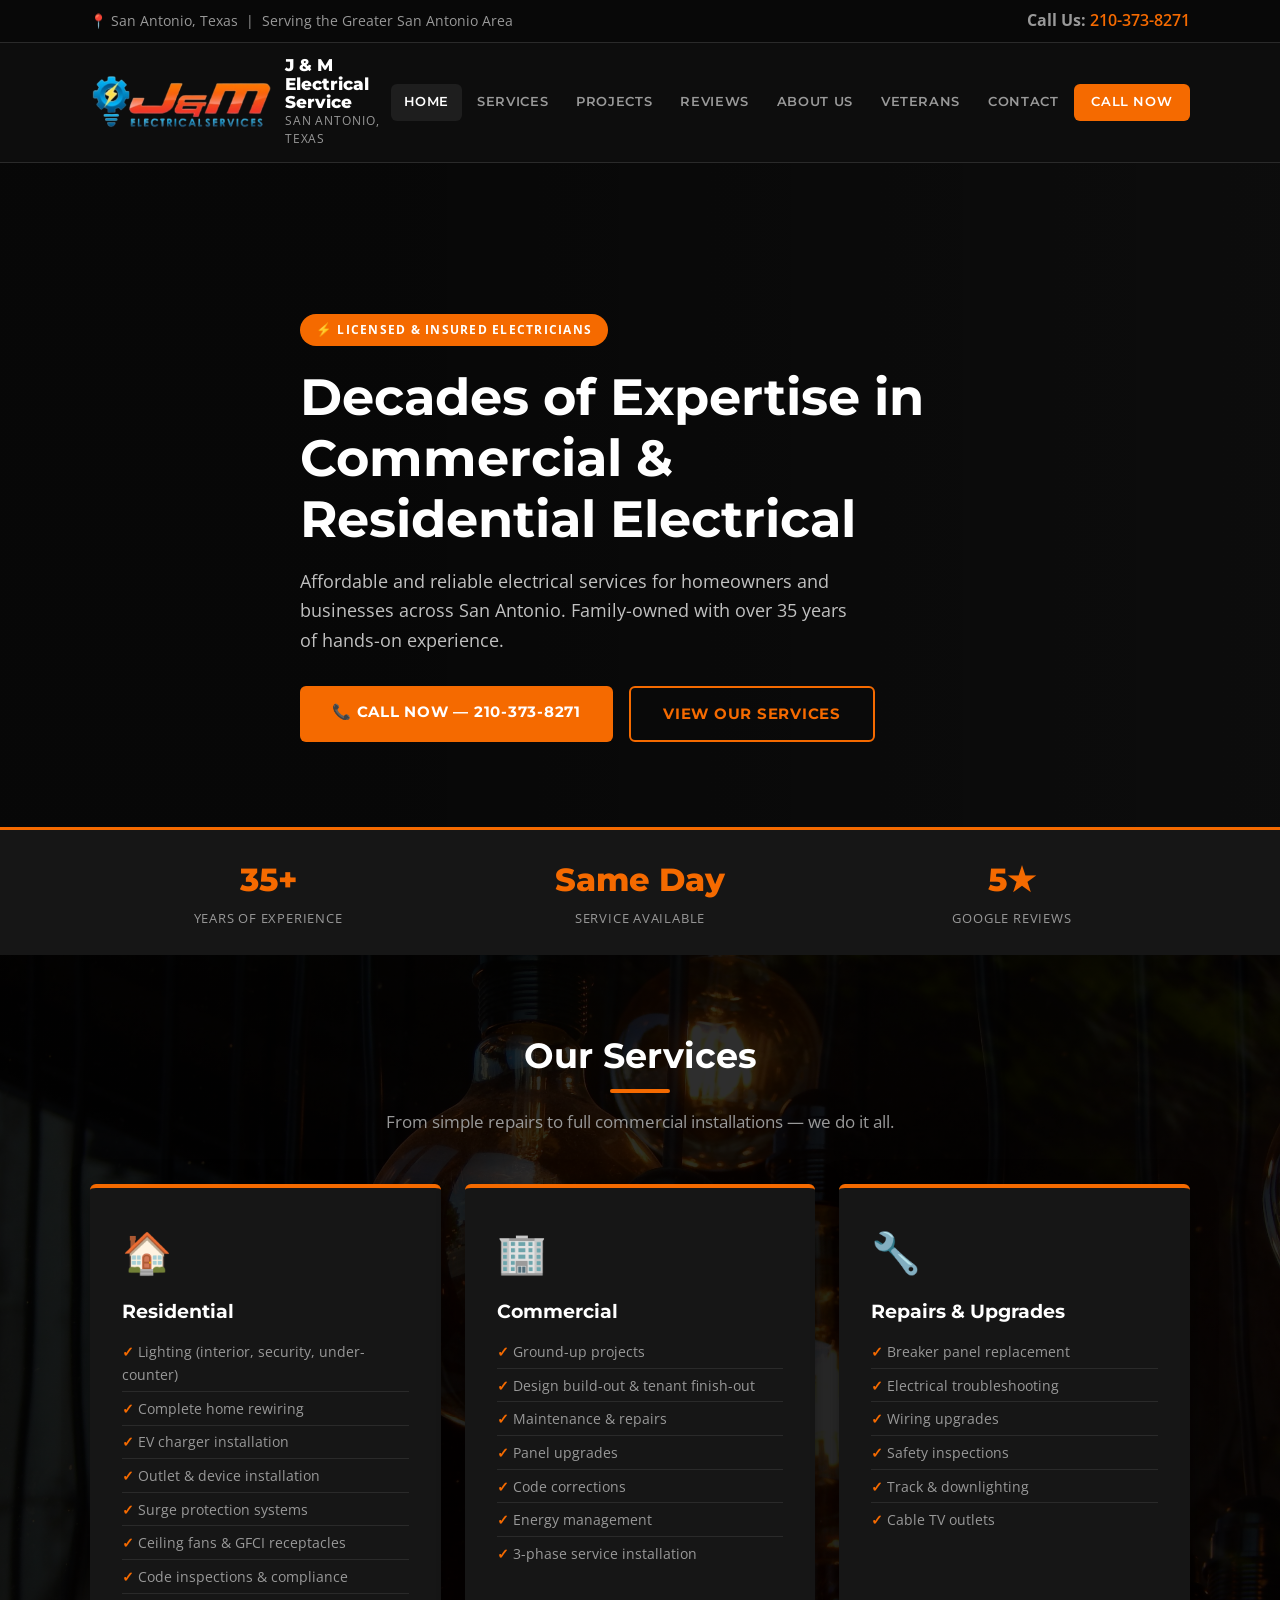
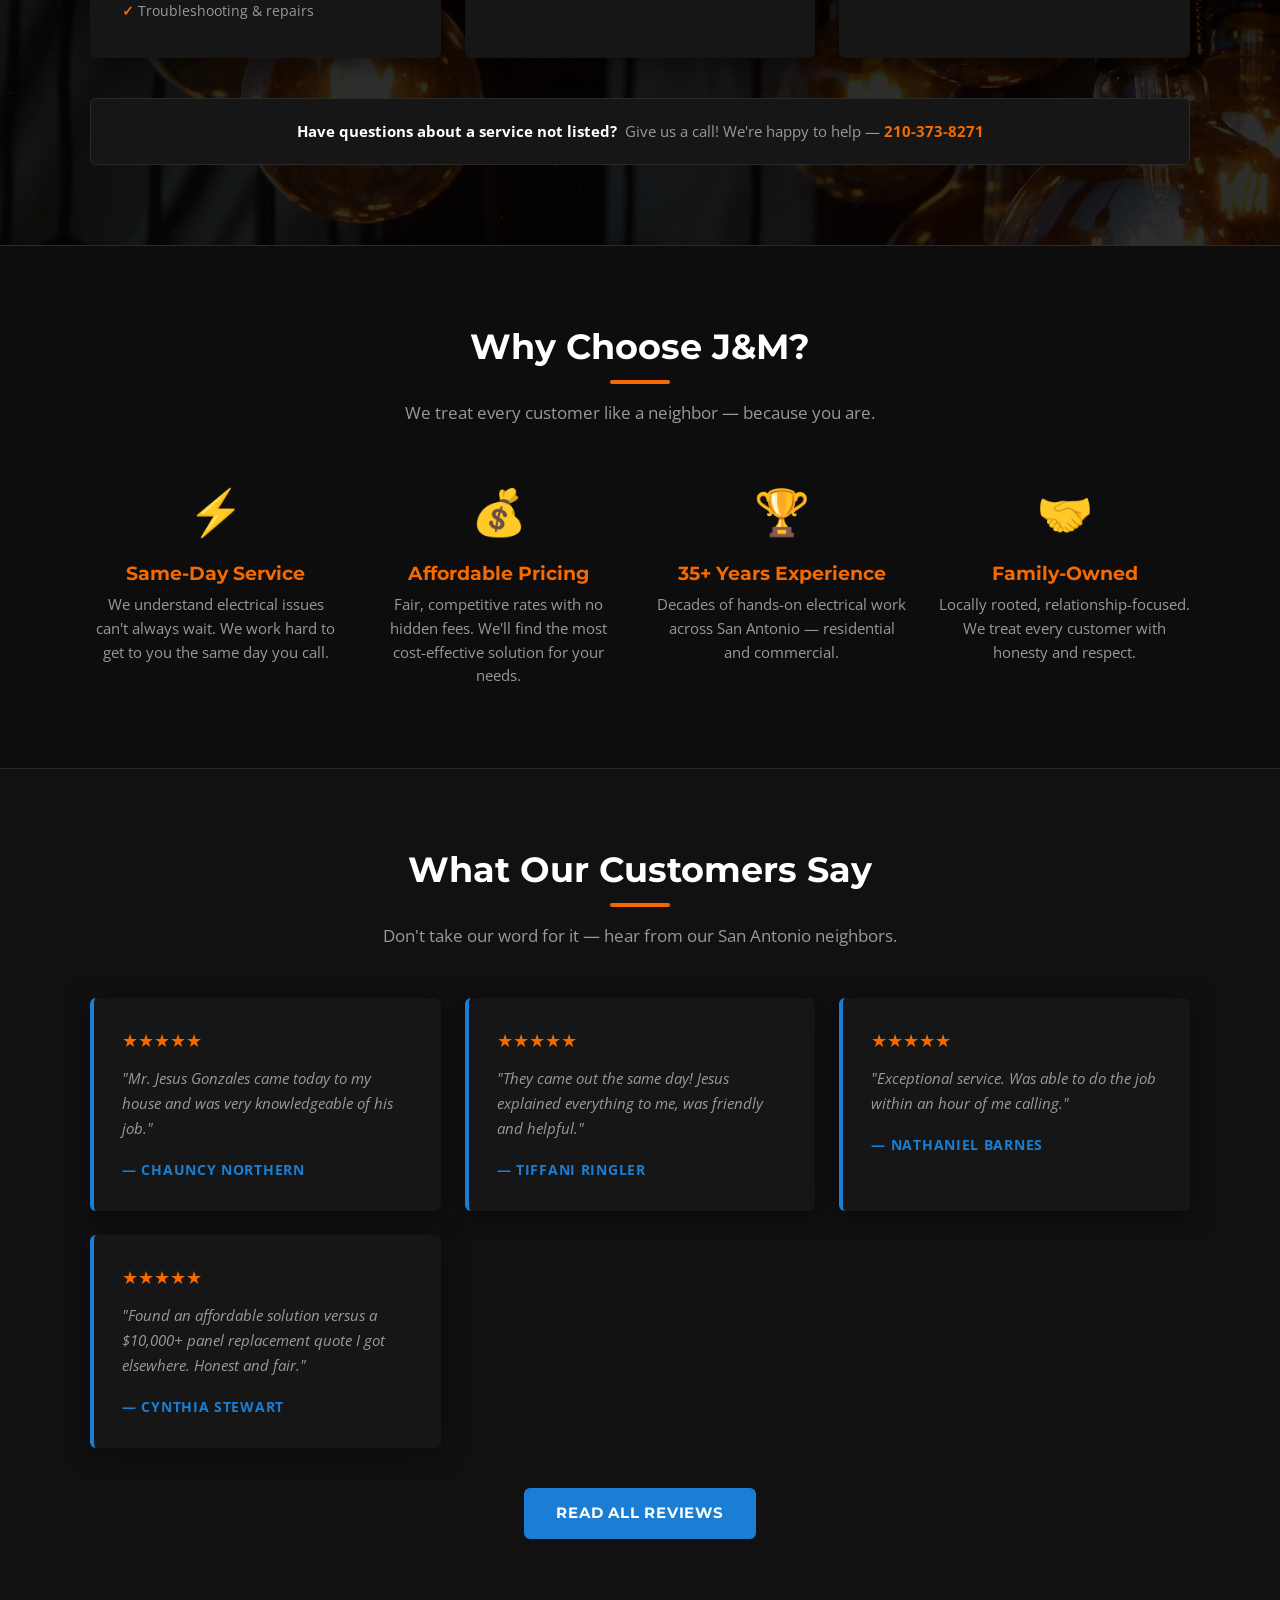
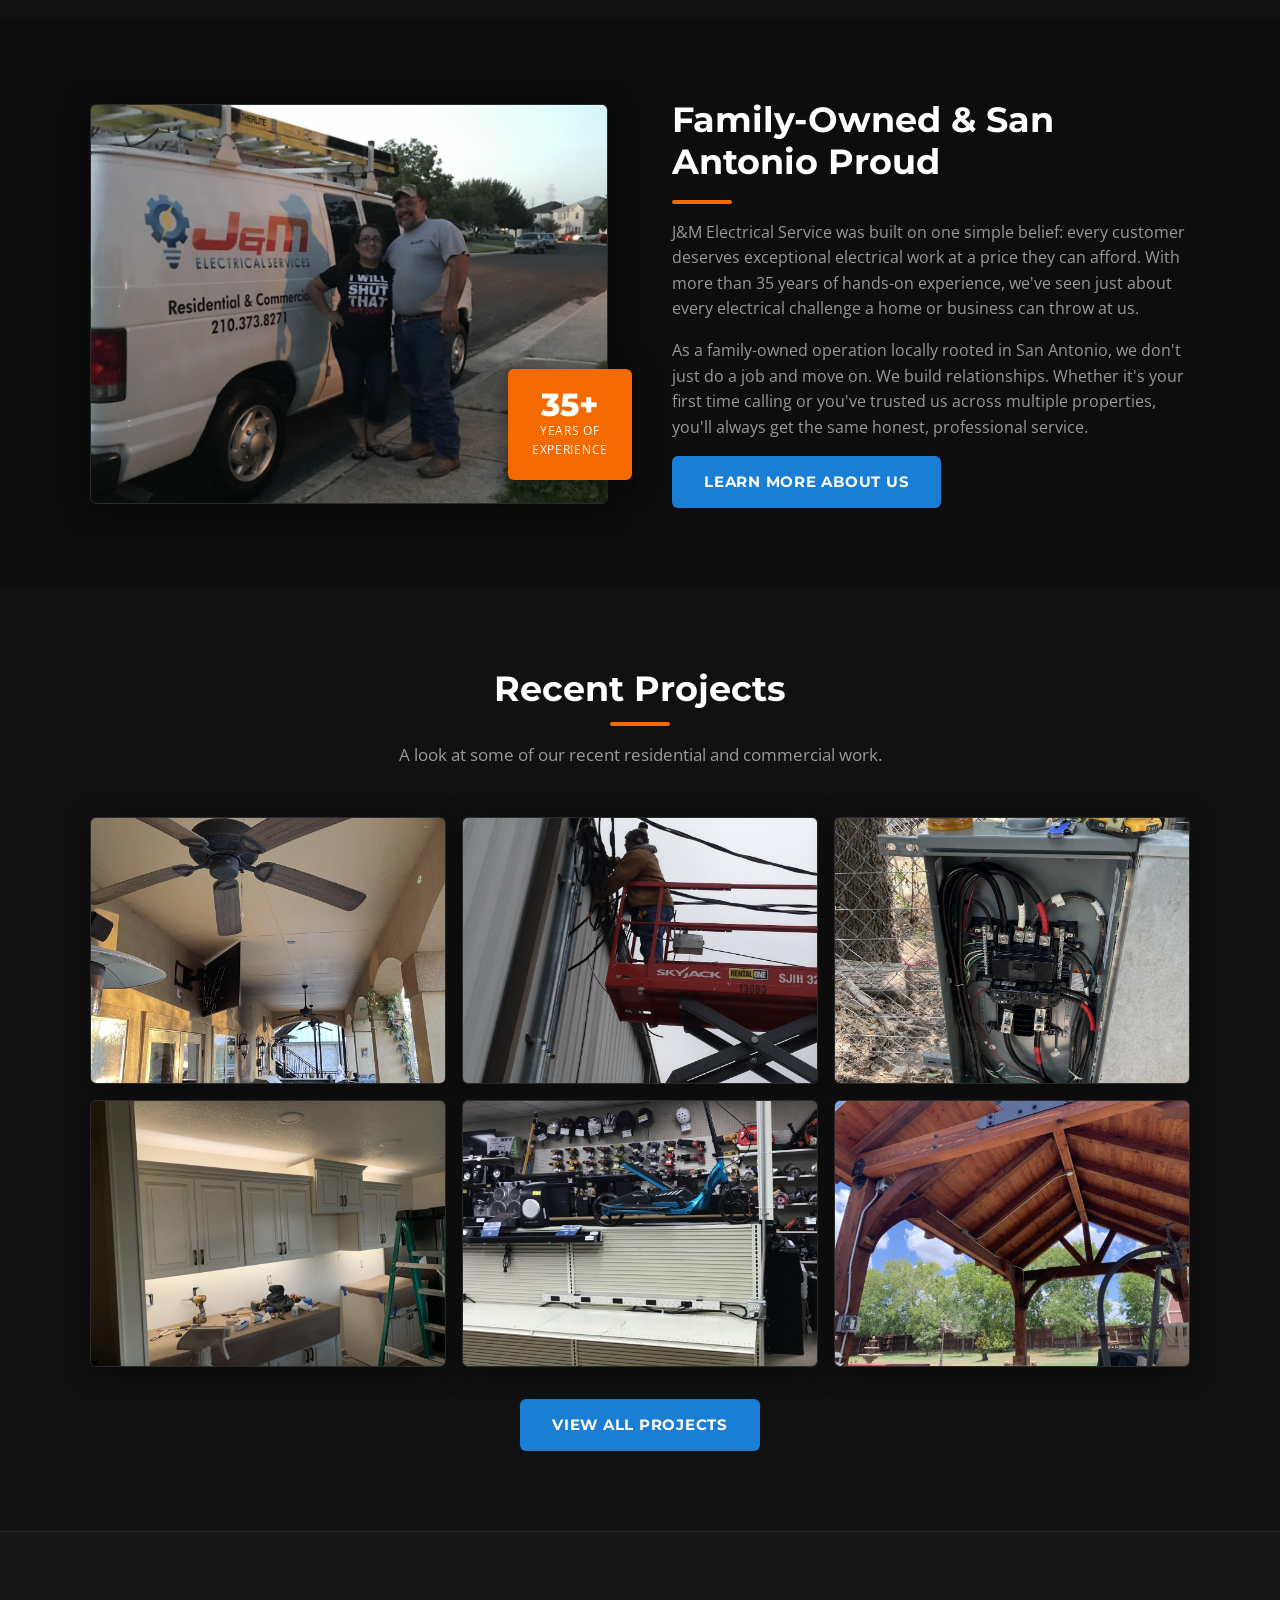
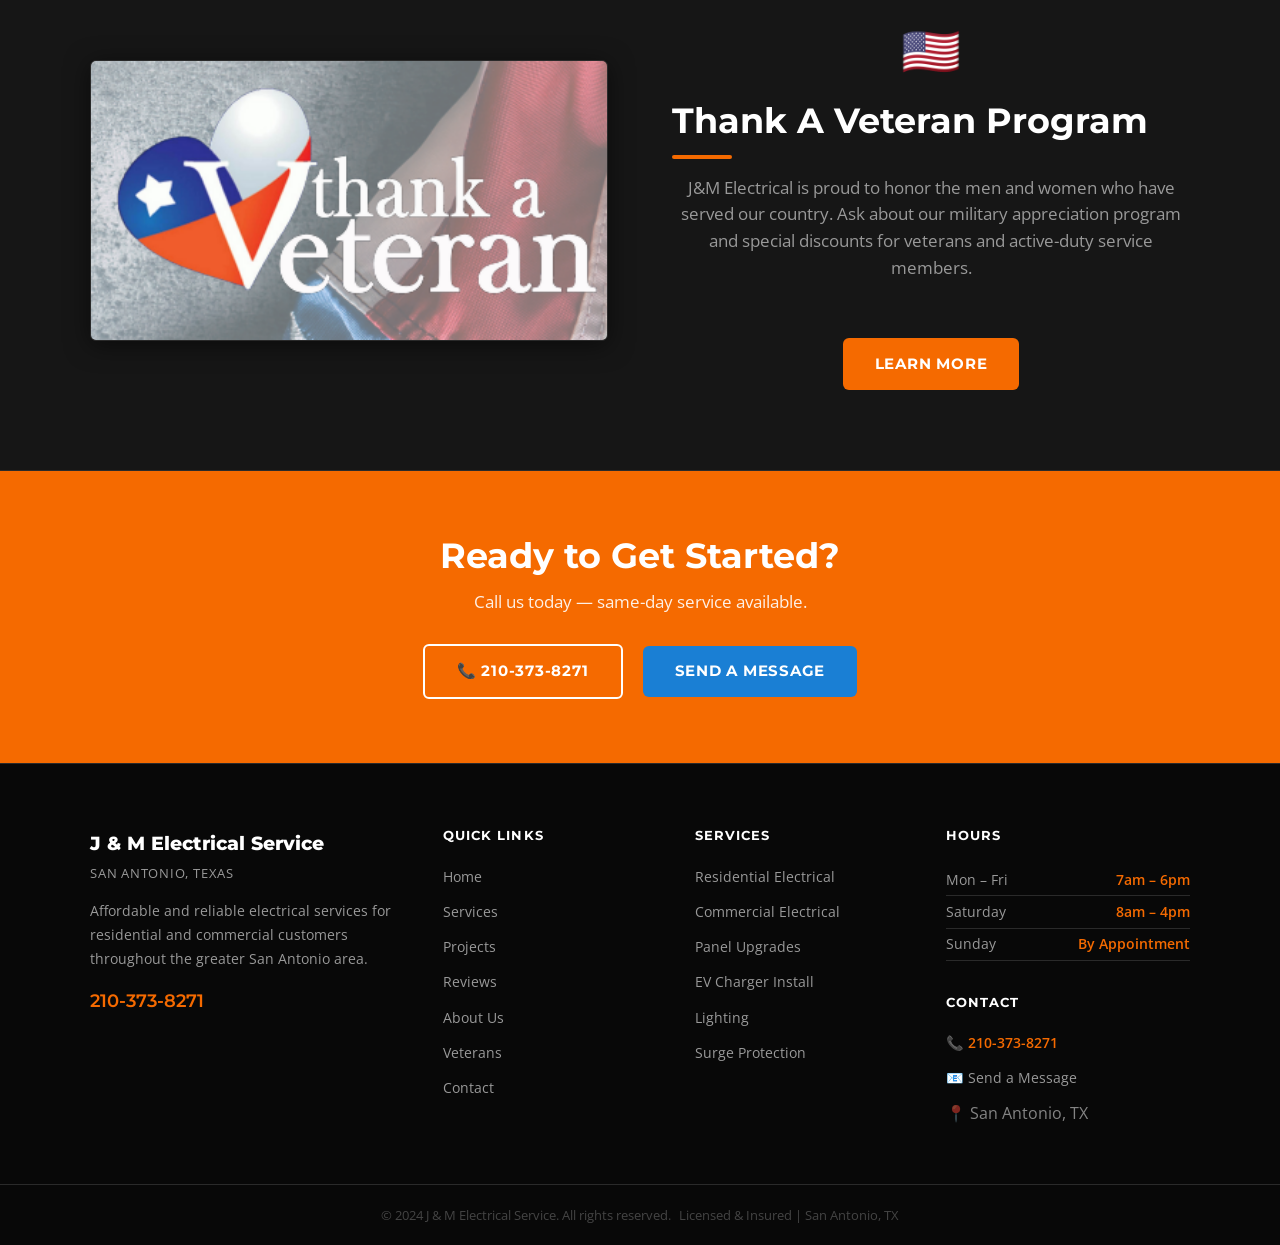
<file: index.html>
<!DOCTYPE html>
<html lang="en">
<head>
  <meta charset="UTF-8" />
  <meta name="viewport" content="width=device-width, initial-scale=1.0" />
  <title>J&M Electrical Service | Licensed Electrician San Antonio, TX</title>
  <meta name="description" content="J&M Electrical Service — licensed, affordable residential and commercial electricians in San Antonio, TX. 35+ years of experience. Same-day service. Call 210-373-8271." />
  <meta name="robots" content="index, follow" />
  <link rel="canonical" href="https://www.jmelectricalsvcs.net/" />

  <!-- Open Graph -->
  <meta property="og:type" content="website" />
  <meta property="og:title" content="J&M Electrical Service | Licensed Electrician San Antonio, TX" />
  <meta property="og:description" content="Affordable and reliable residential and commercial electrical services in San Antonio, TX. 35+ years of experience. Same-day service available." />
  <meta property="og:url" content="https://www.jmelectricalsvcs.net/" />
  <meta property="og:site_name" content="J&M Electrical Service" />
  <meta property="og:image" content="https://www.jmelectricalsvcs.net/assets/hero.jpg" />

  <!-- Twitter Card -->
  <meta name="twitter:card" content="summary_large_image" />
  <meta name="twitter:title" content="J&M Electrical Service | San Antonio, TX" />
  <meta name="twitter:description" content="Licensed residential and commercial electricians in San Antonio. Same-day service. Call 210-373-8271." />

  <!-- Local Business Schema -->
  <script type="application/ld+json">
  {
    "@context": "https://schema.org",
    "@type": "ElectricalContractor",
    "name": "J & M Electrical Service",
    "url": "https://www.jmelectricalsvcs.net/",
    "telephone": "+12103738271",
    "email": "",
    "description": "Family-owned licensed electrical contractor serving San Antonio, TX with over 35 years of experience in residential and commercial electrical services.",
    "foundingDate": "2014",
    "areaServed": {
      "@type": "City",
      "name": "San Antonio",
      "addressRegion": "TX"
    },
    "address": {
      "@type": "PostalAddress",
      "addressLocality": "San Antonio",
      "addressRegion": "TX",
      "addressCountry": "US"
    },
    "geo": {
      "@type": "GeoCoordinates",
      "latitude": "29.4241",
      "longitude": "-98.4936"
    },
    "openingHoursSpecification": [
      {
        "@type": "OpeningHoursSpecification",
        "dayOfWeek": ["Monday","Tuesday","Wednesday","Thursday","Friday"],
        "opens": "07:00",
        "closes": "18:00"
      },
      {
        "@type": "OpeningHoursSpecification",
        "dayOfWeek": "Saturday",
        "opens": "08:00",
        "closes": "16:00"
      }
    ],
    "priceRange": "$$",
    "aggregateRating": {
      "@type": "AggregateRating",
      "ratingValue": "5",
      "reviewCount": "18",
      "bestRating": "5",
      "worstRating": "1"
    },
    "hasOfferCatalog": {
      "@type": "OfferCatalog",
      "name": "Electrical Services",
      "itemListElement": [
        {"@type": "Offer", "itemOffered": {"@type": "Service", "name": "Residential Electrical Services"}},
        {"@type": "Offer", "itemOffered": {"@type": "Service", "name": "Commercial Electrical Services"}},
        {"@type": "Offer", "itemOffered": {"@type": "Service", "name": "Electrical Panel Upgrades"}},
        {"@type": "Offer", "itemOffered": {"@type": "Service", "name": "EV Charger Installation"}},
        {"@type": "Offer", "itemOffered": {"@type": "Service", "name": "Lighting Installation"}},
        {"@type": "Offer", "itemOffered": {"@type": "Service", "name": "Surge Protection Systems"}}
      ]
    }
  }
  </script>

  <link rel="preconnect" href="https://fonts.googleapis.com" />
  <link rel="preconnect" href="https://fonts.gstatic.com" crossorigin />
  <link href="https://fonts.googleapis.com/css2?family=Montserrat:wght@700;800&family=Open+Sans:wght@400;600&display=swap" rel="stylesheet" />
  <link rel="icon" href="favicon.svg" type="image/svg+xml" />
  <link rel="stylesheet" href="css/style.css" />
</head>
<body>

  <!-- TOP BAR -->
  <div class="top-bar">
    <div class="container">
      <span>📍 San Antonio, Texas &nbsp;|&nbsp; Serving the Greater San Antonio Area</span>
      <span class="top-bar-phone">Call Us: <a href="tel:2103738271">210-373-8271</a></span>
    </div>
  </div>

  <!-- NAVBAR -->
  <nav class="navbar">
    <div class="container">
      <a href="index.html" class="nav-logo">
        <img src="assets/jm-electrical-srvs-logo.png" alt="J&M Electrical Logo" onerror="this.style.display='none'" />
        <div class="nav-logo-text">
          <span class="name">J &amp; M Electrical Service</span>
          <span class="tagline">San Antonio, Texas</span>
        </div>
      </a>
      <div class="hamburger" aria-label="Toggle menu">
        <span></span><span></span><span></span>
      </div>
      <div class="nav-links">
        <a href="index.html" class="active">Home</a>
        <a href="services.html">Services</a>
        <a href="projects.html">Projects</a>
        <a href="reviews.html">Reviews</a>
        <a href="about.html">About Us</a>
        <a href="veterans.html">Veterans</a>
        <a href="contact.html">Contact</a>
        <a href="tel:2103738271" class="btn btn-orange">Call Now</a>
      </div>
    </div>
  </nav>

  <!-- HERO -->
  <section class="hero">
    <video class="hero-video" autoplay muted loop playsinline>
      <source src="https://res.cloudinary.com/dobpsyggk/video/upload/v1782676970/electrical-services-project-video-hero_wzsdp4.mp4" type="video/mp4" />
    </video>
    <div class="container">
      <div class="hero-content">
        <span class="hero-badge">&#9889; Licensed &amp; Insured Electricians</span>
        <h1>Decades of Expertise in Commercial &amp; Residential Electrical</h1>
        <p>Affordable and reliable electrical services for homeowners and businesses across San Antonio. Family-owned with over 35 years of hands-on experience.</p>
        <div class="hero-btns">
          <a href="tel:2103738271" class="btn btn-orange">&#128222; Call Now — 210-373-8271</a>
          <a href="services.html" class="btn btn-outline-orange">View Our Services</a>
        </div>
      </div>
    </div>
    <div class="hero-stats">
      <div class="container">
        <div>
          <span class="stat-num">35+</span>
          <span class="stat-label">Years of Experience</span>
        </div>
        <div>
          <span class="stat-num">Same Day</span>
          <span class="stat-label">Service Available</span>
        </div>
        <div>
          <span class="stat-num">5&#9733;</span>
          <span class="stat-label">Google Reviews</span>
        </div>
      </div>
    </div>
  </section>

  <!-- SERVICES OVERVIEW -->
  <section class="section services-section">
    <div class="container">
      <h2 class="section-title">Our Services</h2>
      <div class="divider"></div>
      <p class="section-subtitle">From simple repairs to full commercial installations — we do it all.</p>
      <div class="services-grid">

        <div class="service-card">
          <div class="service-icon">🏠</div>
          <h3>Residential</h3>
          <ul>
            <li>Lighting (interior, security, under-counter)</li>
            <li>Complete home rewiring</li>
            <li>EV charger installation</li>
            <li>Outlet &amp; device installation</li>
            <li>Surge protection systems</li>
            <li>Ceiling fans &amp; GFCI receptacles</li>
            <li>Code inspections &amp; compliance</li>
            <li>Troubleshooting &amp; repairs</li>
          </ul>
        </div>

        <div class="service-card">
          <div class="service-icon">🏢</div>
          <h3>Commercial</h3>
          <ul>
            <li>Ground-up projects</li>
            <li>Design build-out &amp; tenant finish-out</li>
            <li>Maintenance &amp; repairs</li>
            <li>Panel upgrades</li>
            <li>Code corrections</li>
            <li>Energy management</li>
            <li>3-phase service installation</li>
          </ul>
        </div>

        <div class="service-card">
          <div class="service-icon">🔧</div>
          <h3>Repairs &amp; Upgrades</h3>
          <ul>
            <li>Breaker panel replacement</li>
            <li>Electrical troubleshooting</li>
            <li>Wiring upgrades</li>
            <li>Safety inspections</li>
            <li>Track &amp; downlighting</li>
            <li>Cable TV outlets</li>
          </ul>
        </div>

      </div>
      <div class="services-note">
        <strong>Have questions about a service not listed?</strong> &nbsp;Give us a call! We're happy to help — <a href="tel:2103738271" style="color:var(--orange);font-weight:700;">210-373-8271</a>
      </div>
    </div>
  </section>

  <!-- WHY CHOOSE US -->
  <section class="section why-section">
    <div class="container">
      <h2 class="section-title">Why Choose J&amp;M?</h2>
      <div class="divider"></div>
      <p class="section-subtitle">We treat every customer like a neighbor — because you are.</p>
      <div class="why-grid">
        <div class="why-item">
          <div class="icon">⚡</div>
          <h3>Same-Day Service</h3>
          <p>We understand electrical issues can't always wait. We work hard to get to you the same day you call.</p>
        </div>
        <div class="why-item">
          <div class="icon">💰</div>
          <h3>Affordable Pricing</h3>
          <p>Fair, competitive rates with no hidden fees. We'll find the most cost-effective solution for your needs.</p>
        </div>
        <div class="why-item">
          <div class="icon">🏆</div>
          <h3>35+ Years Experience</h3>
          <p>Decades of hands-on electrical work across San Antonio — residential and commercial.</p>
        </div>
        <div class="why-item">
          <div class="icon">🤝</div>
          <h3>Family-Owned</h3>
          <p>Locally rooted, relationship-focused. We treat every customer with honesty and respect.</p>
        </div>
      </div>
    </div>
  </section>

  <!-- REVIEWS PREVIEW -->
  <section class="section reviews-section">
    <div class="container">
      <h2 class="section-title">What Our Customers Say</h2>
      <div class="divider"></div>
      <p class="section-subtitle">Don't take our word for it — hear from our San Antonio neighbors.</p>
      <div class="reviews-grid">

        <div class="review-card">
          <div class="review-stars">★★★★★</div>
          <p class="review-text">"Mr. Jesus Gonzales came today to my house and was very knowledgeable of his job."</p>
          <span class="review-author">— Chauncy Northern</span>
        </div>

        <div class="review-card">
          <div class="review-stars">★★★★★</div>
          <p class="review-text">"They came out the same day! Jesus explained everything to me, was friendly and helpful."</p>
          <span class="review-author">— Tiffani Ringler</span>
        </div>

        <div class="review-card">
          <div class="review-stars">★★★★★</div>
          <p class="review-text">"Exceptional service. Was able to do the job within an hour of me calling."</p>
          <span class="review-author">— Nathaniel Barnes</span>
        </div>

        <div class="review-card">
          <div class="review-stars">★★★★★</div>
          <p class="review-text">"Found an affordable solution versus a $10,000+ panel replacement quote I got elsewhere. Honest and fair."</p>
          <span class="review-author">— Cynthia Stewart</span>
        </div>

      </div>
      <div class="reviews-cta">
        <a href="reviews.html" class="btn btn-blue">Read All Reviews</a>
      </div>
    </div>
  </section>

  <!-- ABOUT PREVIEW -->
  <section class="section about-section">
    <div class="container">
      <div class="about-grid">
        <div style="position:relative;">
          <div class="about-img" style="height:400px;">
            <img src="assets/locally-owned-operated.jpg" alt="J&M Electrical Service — locally owned and operated in San Antonio, TX" loading="lazy" />
          </div>
          <div class="about-badge">
            <div class="num">35+</div>
            <div class="lbl">Years of<br>Experience</div>
          </div>
        </div>
        <div class="about-content">
          <h2>Family-Owned &amp; San Antonio Proud</h2>
          <div class="divider" style="margin:1rem 0;"></div>
          <p>J&amp;M Electrical Service was built on one simple belief: every customer deserves exceptional electrical work at a price they can afford. With more than 35 years of hands-on experience, we've seen just about every electrical challenge a home or business can throw at us.</p>
          <p>As a family-owned operation locally rooted in San Antonio, we don't just do a job and move on. We build relationships. Whether it's your first time calling or you've trusted us across multiple properties, you'll always get the same honest, professional service.</p>
          <a href="about.html" class="btn btn-blue">Learn More About Us</a>
        </div>
      </div>
    </div>
  </section>

  <!-- PROJECTS PREVIEW -->
  <section class="section projects-section">
    <div class="container">
      <h2 class="section-title">Recent Projects</h2>
      <div class="divider"></div>
      <p class="section-subtitle">A look at some of our recent residential and commercial work.</p>
      <div class="projects-grid">
        <div class="project-card">
          <img src="assets/patio-fan-installatino.jpg" alt="Patio fan and lighting installation San Antonio TX" loading="lazy" />
          <div class="overlay"><span>Patio Lighting</span></div>
        </div>
        <div class="project-card">
          <img src="assets/commercial-3-phase-service.jpg" alt="Commercial 3-phase electrical service San Antonio TX" loading="lazy" />
          <div class="overlay"><span>Commercial 3-Phase Service</span></div>
        </div>
        <div class="project-card">
          <img src="assets/200-amp-main-service-panel-replacement.jpg" alt="200 amp main service panel replacement San Antonio TX" loading="lazy" />
          <div class="overlay"><span>Panel Replacement</span></div>
        </div>
        <div class="project-card">
          <img src="assets/under-cabinet-lighing.jpg" alt="Under cabinet lighting installation San Antonio TX" loading="lazy" />
          <div class="overlay"><span>Cabinet Lighting</span></div>
        </div>
        <div class="project-card">
          <img src="assets/commercial-lighting.jpg" alt="Commercial lighting installation San Antonio TX" loading="lazy" />
          <div class="overlay"><span>Commercial Lighting</span></div>
        </div>
        <div class="project-card">
          <img src="assets/gazebo-outlet-and-fan-installation.jpg" alt="Gazebo outlet and fan installation San Antonio TX" loading="lazy" />
          <div class="overlay"><span>Gazebo Outlet &amp; Fan</span></div>
        </div>
      </div>
      <div class="projects-cta">
        <a href="projects.html" class="btn btn-blue">View All Projects</a>
      </div>
    </div>
  </section>

  <!-- VETERANS -->
  <section class="section veterans-section">
    <div class="container">
      <div class="veterans-inner">
        <div class="veterans-img">
          <img src="assets/thank-a-veteran.png" alt="Thank A Veteran — J&M Electrical military appreciation program" />
        </div>
        <div class="veterans-text">
          <div class="veterans-icon">🇺🇸</div>
          <h2 class="section-title" style="text-align:left;">Thank A Veteran Program</h2>
          <div class="divider" style="margin:0.75rem 0 1rem;"></div>
          <p>J&amp;M Electrical is proud to honor the men and women who have served our country. Ask about our military appreciation program and special discounts for veterans and active-duty service members.</p>
          <a href="veterans.html" class="btn btn-orange" style="margin-top:1.5rem;">Learn More</a>
        </div>
      </div>
    </div>
  </section>

  <!-- CTA -->
  <section class="cta-section">
    <div class="container">
      <h2>Ready to Get Started?</h2>
      <p>Call us today — same-day service available.</p>
      <a href="tel:2103738271" class="btn btn-outline-white" style="margin-right:1rem;">&#128222; 210-373-8271</a>
      <a href="contact.html" class="btn" style="background:var(--blue);color:var(--white);">Send a Message</a>
    </div>
  </section>

  <!-- FOOTER -->
  <footer>
    <div class="container">
      <div class="footer-main">
        <div class="footer-brand">
          <div class="name">J &amp; M Electrical Service</div>
          <div class="tagline">San Antonio, Texas</div>
          <p>Affordable and reliable electrical services for residential and commercial customers throughout the greater San Antonio area.</p>
          <a href="tel:2103738271" class="footer-phone">210-373-8271</a>
        </div>
        <div class="footer-col">
          <h4>Quick Links</h4>
          <ul>
            <li><a href="index.html">Home</a></li>
            <li><a href="services.html">Services</a></li>
            <li><a href="projects.html">Projects</a></li>
            <li><a href="reviews.html">Reviews</a></li>
            <li><a href="about.html">About Us</a></li>
            <li><a href="veterans.html">Veterans</a></li>
            <li><a href="contact.html">Contact</a></li>
          </ul>
        </div>
        <div class="footer-col">
          <h4>Services</h4>
          <ul>
            <li><a href="services.html">Residential Electrical</a></li>
            <li><a href="services.html">Commercial Electrical</a></li>
            <li><a href="services.html">Panel Upgrades</a></li>
            <li><a href="services.html">EV Charger Install</a></li>
            <li><a href="services.html">Lighting</a></li>
            <li><a href="services.html">Surge Protection</a></li>
          </ul>
        </div>
        <div class="footer-col">
          <h4>Hours</h4>
          <div class="hours-item"><span class="day">Mon – Fri</span><span class="time">7am – 6pm</span></div>
          <div class="hours-item"><span class="day">Saturday</span><span class="time">8am – 4pm</span></div>
          <div class="hours-item"><span class="day">Sunday</span><span class="time">By Appointment</span></div>
          <br/>
          <h4 style="margin-top:0.5rem;">Contact</h4>
          <ul>
            <li><a href="tel:2103738271">📞 210-373-8271</a></li>
            <li><a href="contact.html">📧 Send a Message</a></li>
            <li><span style="color:rgba(255,255,255,0.5)">📍 San Antonio, TX</span></li>
          </ul>
        </div>
      </div>
    </div>
    <div class="footer-bottom">
      <div class="container" style="display:flex;justify-content:space-between;align-items:center;flex-wrap:wrap;gap:0.5rem;">
        <span>&copy; 2024 J &amp; M Electrical Service. All rights reserved.</span>
        <span>Licensed &amp; Insured | San Antonio, TX</span>
      </div>
    </div>
  </footer>

  <button id="scrollTop" aria-label="Scroll to top">&#8679;</button>
  <script src="js/main.js"></script>
</body>
</html>
</file>
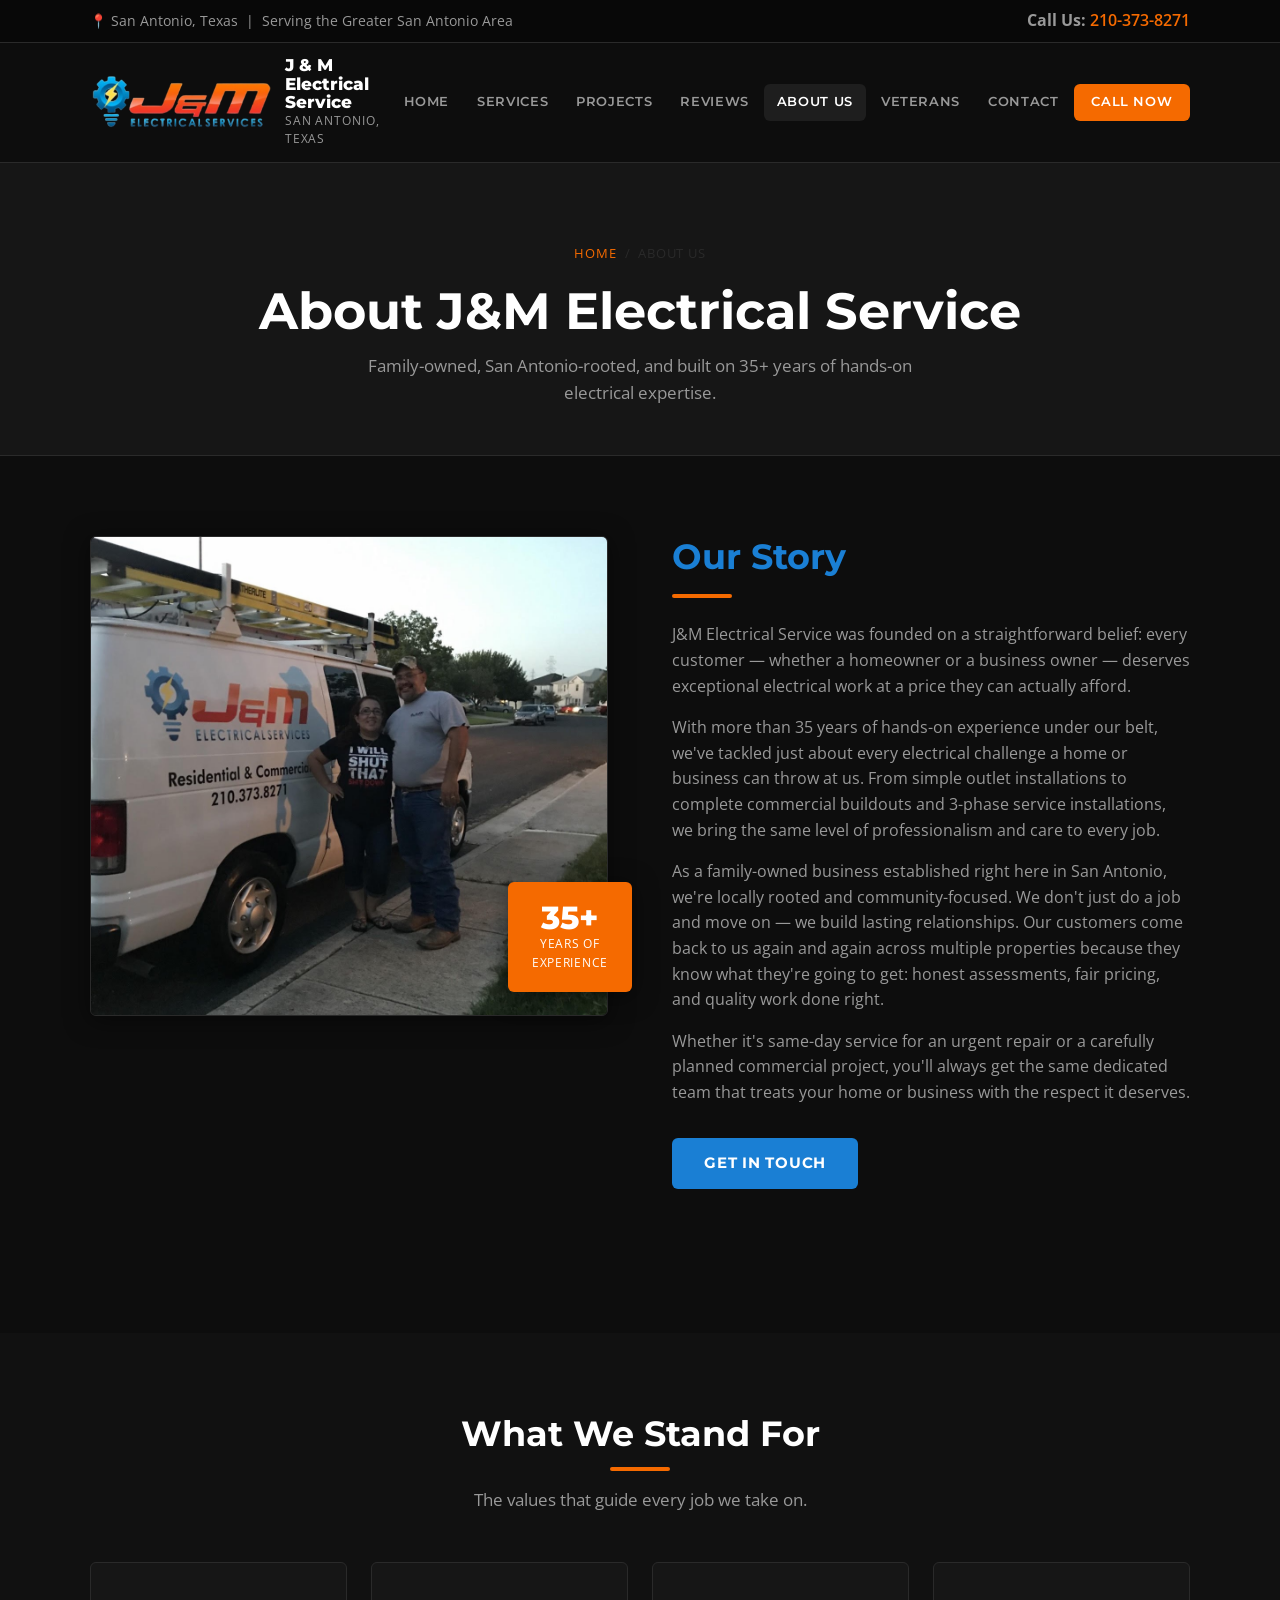
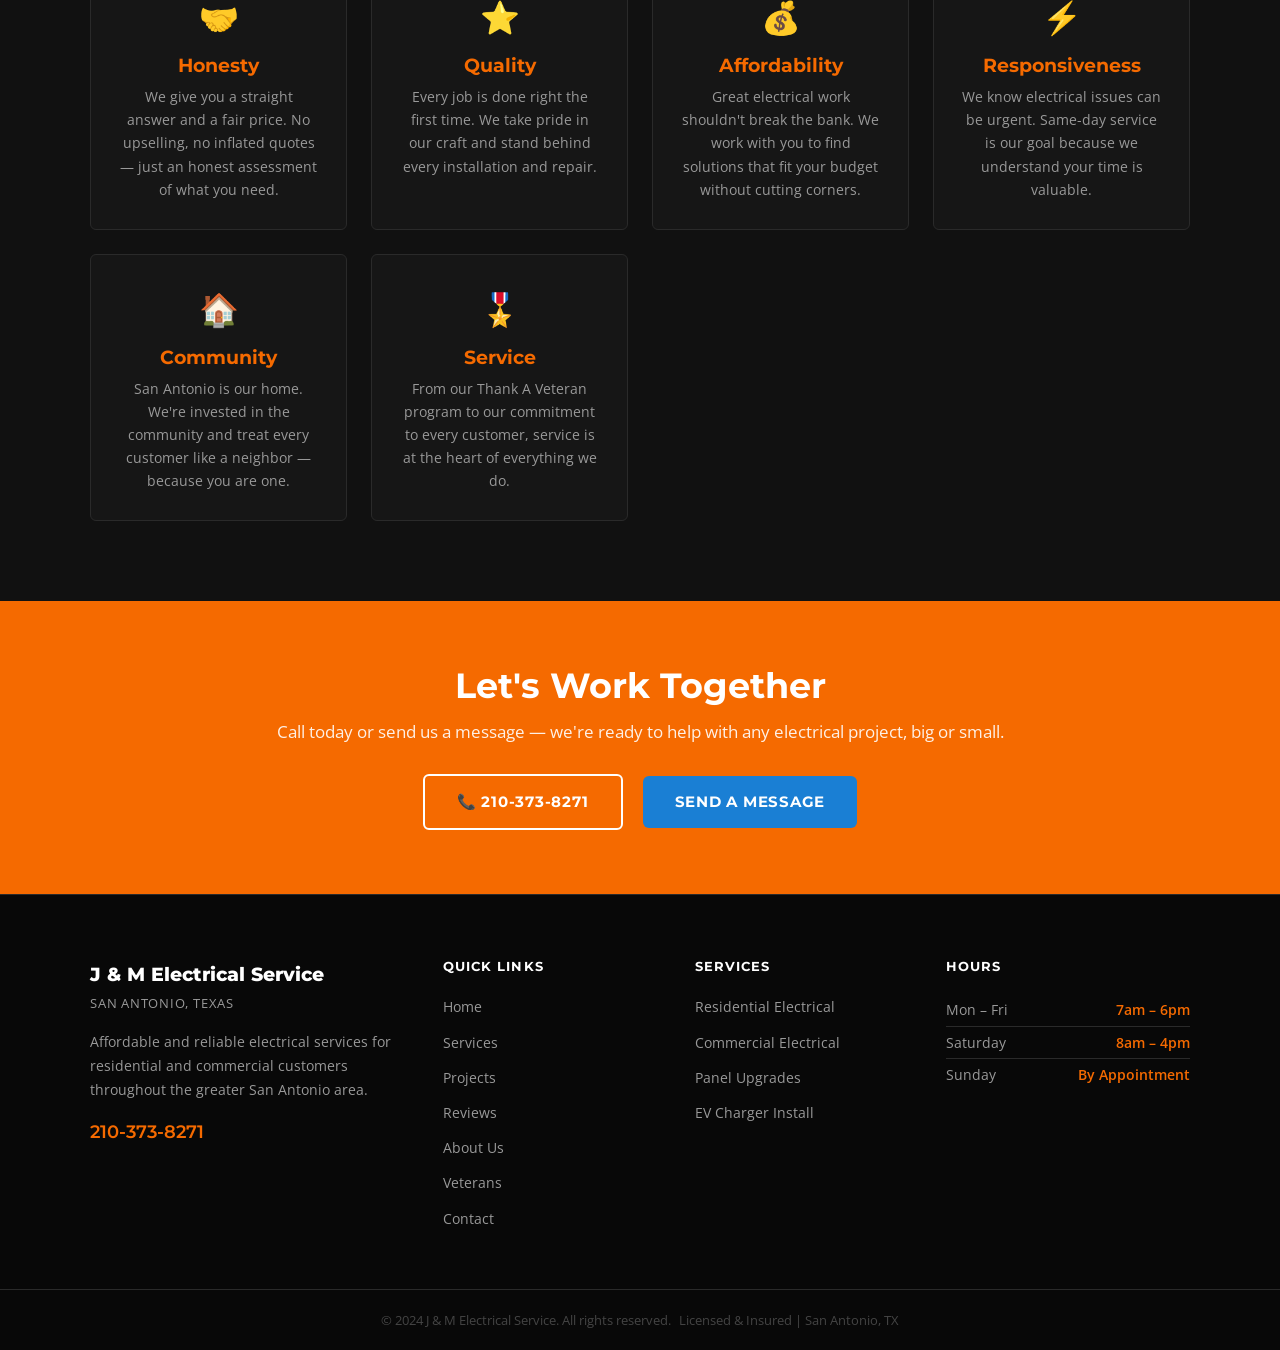
<file: about.html>
<!DOCTYPE html>
<html lang="en">
<head>
  <meta charset="UTF-8" />
  <meta name="viewport" content="width=device-width, initial-scale=1.0" />
  <title>About J&M Electrical Service | Family-Owned San Antonio Electrician</title>
  <meta name="description" content="J&M Electrical Service is a family-owned licensed electrical contractor in San Antonio, TX with 35+ years of experience. Honest, affordable, and reliable. Call 210-373-8271." />
  <meta name="robots" content="index, follow" />
  <link rel="canonical" href="https://www.jmelectricalsvcs.net/about.html" />
  <meta property="og:type" content="website" />
  <meta property="og:title" content="About J&M Electrical Service | Family-Owned San Antonio Electrician" />
  <meta property="og:description" content="Family-owned licensed electrical contractor in San Antonio, TX. Over 35 years of experience serving homes and businesses." />
  <meta property="og:url" content="https://www.jmelectricalsvcs.net/about.html" />
  <meta property="og:site_name" content="J&M Electrical Service" />
  <link rel="preconnect" href="https://fonts.googleapis.com" />
  <link rel="preconnect" href="https://fonts.gstatic.com" crossorigin />
  <link href="https://fonts.googleapis.com/css2?family=Montserrat:wght@700;800&family=Open+Sans:wght@400;600&display=swap" rel="stylesheet" />
  <link rel="icon" href="favicon.svg" type="image/svg+xml" />
  <link rel="stylesheet" href="css/style.css" />
</head>
<body>

  <div class="top-bar">
    <div class="container">
      <span>📍 San Antonio, Texas &nbsp;|&nbsp; Serving the Greater San Antonio Area</span>
      <span class="top-bar-phone">Call Us: <a href="tel:2103738271">210-373-8271</a></span>
    </div>
  </div>

  <nav class="navbar">
    <div class="container">
      <a href="index.html" class="nav-logo">
        <img src="assets/jm-electrical-srvs-logo.png" alt="J&M Electrical Logo" onerror="this.style.display='none'" />
        <div class="nav-logo-text">
          <span class="name">J &amp; M Electrical Service</span>
          <span class="tagline">San Antonio, Texas</span>
        </div>
      </a>
      <div class="hamburger"><span></span><span></span><span></span></div>
      <div class="nav-links">
        <a href="index.html">Home</a>
        <a href="services.html">Services</a>
        <a href="projects.html">Projects</a>
        <a href="reviews.html">Reviews</a>
        <a href="about.html" class="active">About Us</a>
        <a href="veterans.html">Veterans</a>
        <a href="contact.html">Contact</a>
        <a href="tel:2103738271" class="btn btn-orange">Call Now</a>
      </div>
    </div>
  </nav>

  <div class="page-hero">
    <div class="container">
      <div class="breadcrumb"><a href="index.html">Home</a><span>/</span><span>About Us</span></div>
      <h1>About J&amp;M Electrical Service</h1>
      <p>Family-owned, San Antonio-rooted, and built on 35+ years of hands-on electrical expertise.</p>
    </div>
  </div>

  <section class="section">
    <div class="container">
      <div class="about-full-grid">
        <div style="position:relative;">
          <div class="about-img" style="height:480px;">
            <img src="assets/locally-owned-operated.jpg" alt="J&M Electrical Service — locally owned and operated in San Antonio, TX" loading="lazy" />
          </div>
          <div class="about-badge">
            <div class="num">35+</div>
            <div class="lbl">Years of<br>Experience</div>
          </div>
        </div>
        <div>
          <h2 style="color:var(--blue);margin-bottom:1rem;">Our Story</h2>
          <div class="divider" style="margin:0 0 1.5rem;"></div>
          <p style="color:var(--text-muted);margin-bottom:1rem;">J&amp;M Electrical Service was founded on a straightforward belief: every customer — whether a homeowner or a business owner — deserves exceptional electrical work at a price they can actually afford.</p>
          <p style="color:var(--text-muted);margin-bottom:1rem;">With more than 35 years of hands-on experience under our belt, we've tackled just about every electrical challenge a home or business can throw at us. From simple outlet installations to complete commercial buildouts and 3-phase service installations, we bring the same level of professionalism and care to every job.</p>
          <p style="color:var(--text-muted);margin-bottom:1rem;">As a family-owned business established right here in San Antonio, we're locally rooted and community-focused. We don't just do a job and move on — we build lasting relationships. Our customers come back to us again and again across multiple properties because they know what they're going to get: honest assessments, fair pricing, and quality work done right.</p>
          <p style="color:var(--text-muted);margin-bottom:2rem;">Whether it's same-day service for an urgent repair or a carefully planned commercial project, you'll always get the same dedicated team that treats your home or business with the respect it deserves.</p>
          <a href="contact.html" class="btn btn-blue">Get In Touch</a>
        </div>
      </div>
    </div>
  </section>

  <!-- VALUES -->
  <section class="section team-section">
    <div class="container">
      <h2 class="section-title">What We Stand For</h2>
      <div class="divider"></div>
      <p class="section-subtitle">The values that guide every job we take on.</p>
      <div class="values-grid">
        <div class="value-card">
          <div class="icon">🤝</div>
          <h3>Honesty</h3>
          <p>We give you a straight answer and a fair price. No upselling, no inflated quotes — just an honest assessment of what you need.</p>
        </div>
        <div class="value-card">
          <div class="icon">⭐</div>
          <h3>Quality</h3>
          <p>Every job is done right the first time. We take pride in our craft and stand behind every installation and repair.</p>
        </div>
        <div class="value-card">
          <div class="icon">💰</div>
          <h3>Affordability</h3>
          <p>Great electrical work shouldn't break the bank. We work with you to find solutions that fit your budget without cutting corners.</p>
        </div>
        <div class="value-card">
          <div class="icon">⚡</div>
          <h3>Responsiveness</h3>
          <p>We know electrical issues can be urgent. Same-day service is our goal because we understand your time is valuable.</p>
        </div>
        <div class="value-card">
          <div class="icon">🏠</div>
          <h3>Community</h3>
          <p>San Antonio is our home. We're invested in the community and treat every customer like a neighbor — because you are one.</p>
        </div>
        <div class="value-card">
          <div class="icon">🎖️</div>
          <h3>Service</h3>
          <p>From our Thank A Veteran program to our commitment to every customer, service is at the heart of everything we do.</p>
        </div>
      </div>
    </div>
  </section>

  <section class="cta-section">
    <div class="container">
      <h2>Let's Work Together</h2>
      <p>Call today or send us a message — we're ready to help with any electrical project, big or small.</p>
      <a href="tel:2103738271" class="btn btn-outline-white" style="margin-right:1rem;">&#128222; 210-373-8271</a>
      <a href="contact.html" class="btn" style="background:var(--blue);color:var(--white);">Send a Message</a>
    </div>
  </section>

  <footer>
    <div class="container">
      <div class="footer-main">
        <div class="footer-brand">
          <div class="name">J &amp; M Electrical Service</div>
          <div class="tagline">San Antonio, Texas</div>
          <p>Affordable and reliable electrical services for residential and commercial customers throughout the greater San Antonio area.</p>
          <a href="tel:2103738271" class="footer-phone">210-373-8271</a>
        </div>
        <div class="footer-col">
          <h4>Quick Links</h4>
          <ul>
            <li><a href="index.html">Home</a></li>
            <li><a href="services.html">Services</a></li>
            <li><a href="projects.html">Projects</a></li>
            <li><a href="reviews.html">Reviews</a></li>
            <li><a href="about.html">About Us</a></li>
            <li><a href="veterans.html">Veterans</a></li>
            <li><a href="contact.html">Contact</a></li>
          </ul>
        </div>
        <div class="footer-col">
          <h4>Services</h4>
          <ul>
            <li><a href="services.html">Residential Electrical</a></li>
            <li><a href="services.html">Commercial Electrical</a></li>
            <li><a href="services.html">Panel Upgrades</a></li>
            <li><a href="services.html">EV Charger Install</a></li>
          </ul>
        </div>
        <div class="footer-col">
          <h4>Hours</h4>
          <div class="hours-item"><span class="day">Mon – Fri</span><span class="time">7am – 6pm</span></div>
          <div class="hours-item"><span class="day">Saturday</span><span class="time">8am – 4pm</span></div>
          <div class="hours-item"><span class="day">Sunday</span><span class="time">By Appointment</span></div>
        </div>
      </div>
    </div>
    <div class="footer-bottom">
      <div class="container" style="display:flex;justify-content:space-between;align-items:center;flex-wrap:wrap;gap:0.5rem;">
        <span>&copy; 2024 J &amp; M Electrical Service. All rights reserved.</span>
        <span>Licensed &amp; Insured | San Antonio, TX</span>
      </div>
    </div>
  </footer>

  <button id="scrollTop" aria-label="Scroll to top">&#8679;</button>
  <script src="js/main.js"></script>
</body>
</html>
</file>
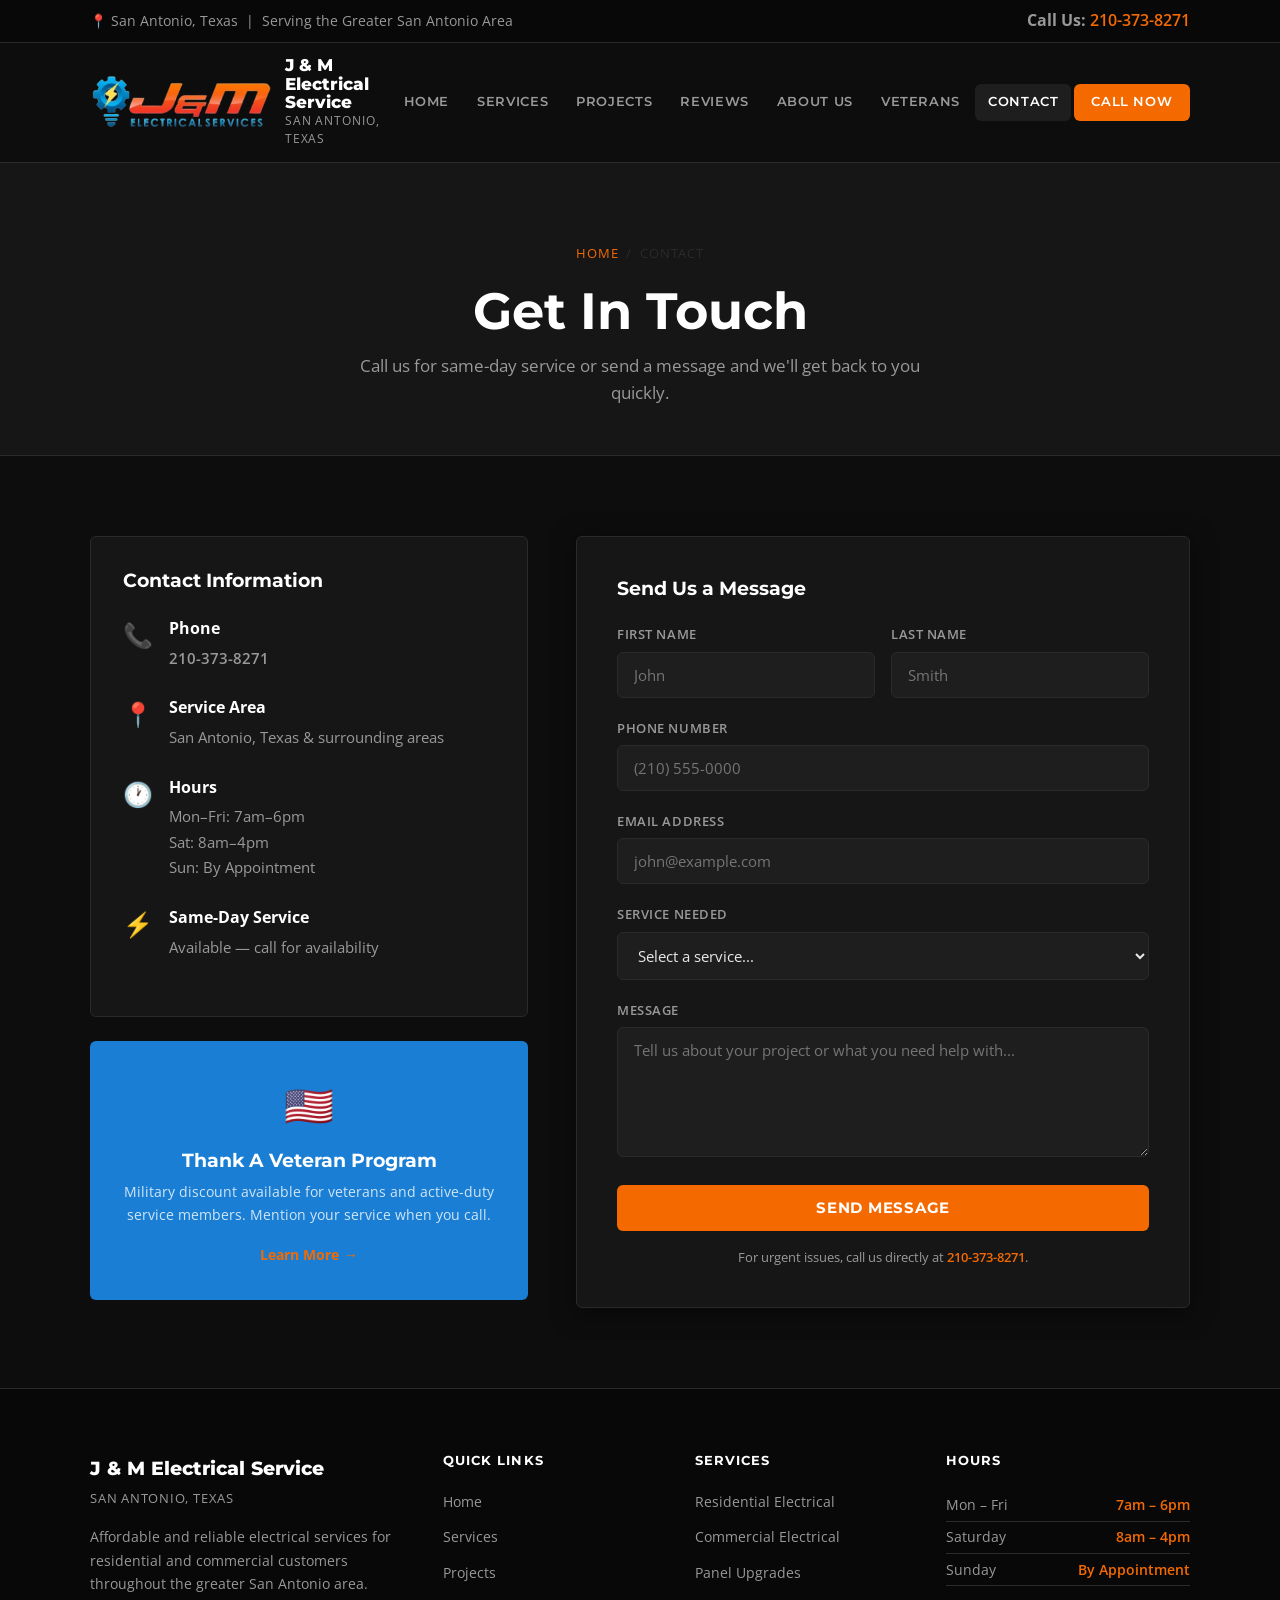
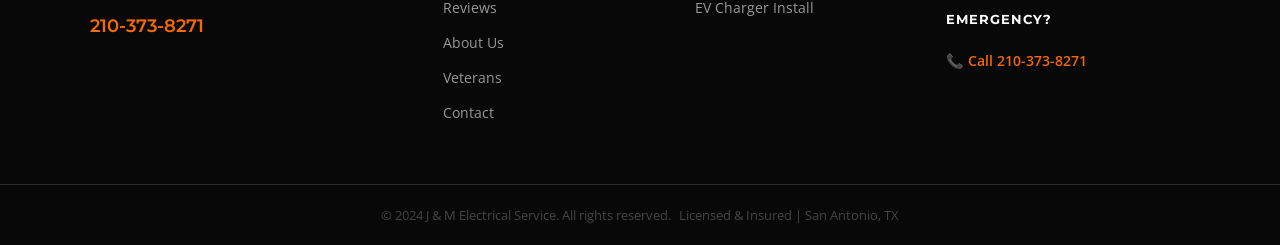
<file: contact.html>
<!DOCTYPE html>
<html lang="en">
<head>
  <meta charset="UTF-8" />
  <meta name="viewport" content="width=device-width, initial-scale=1.0" />
  <title>Contact an Electrician San Antonio TX | J&M Electrical Service</title>
  <meta name="description" content="Contact J&M Electrical Service in San Antonio, TX. Call 210-373-8271 for same-day service or send a message for a free estimate on any electrical project." />
  <meta name="robots" content="index, follow" />
  <link rel="canonical" href="https://www.jmelectricalsvcs.net/contact.html" />
  <meta property="og:type" content="website" />
  <meta property="og:title" content="Contact an Electrician San Antonio TX | J&M Electrical Service" />
  <meta property="og:description" content="Call 210-373-8271 or send a message to J&M Electrical Service for same-day electrical service in San Antonio, TX." />
  <meta property="og:url" content="https://www.jmelectricalsvcs.net/contact.html" />
  <meta property="og:site_name" content="J&M Electrical Service" />
  <link rel="preconnect" href="https://fonts.googleapis.com" />
  <link rel="preconnect" href="https://fonts.gstatic.com" crossorigin />
  <link href="https://fonts.googleapis.com/css2?family=Montserrat:wght@700;800&family=Open+Sans:wght@400;600&display=swap" rel="stylesheet" />
  <link rel="icon" href="favicon.svg" type="image/svg+xml" />
  <link rel="stylesheet" href="css/style.css" />
</head>
<body>

  <div class="top-bar">
    <div class="container">
      <span>📍 San Antonio, Texas &nbsp;|&nbsp; Serving the Greater San Antonio Area</span>
      <span class="top-bar-phone">Call Us: <a href="tel:2103738271">210-373-8271</a></span>
    </div>
  </div>

  <nav class="navbar">
    <div class="container">
      <a href="index.html" class="nav-logo">
        <img src="assets/jm-electrical-srvs-logo.png" alt="J&M Electrical Logo" onerror="this.style.display='none'" />
        <div class="nav-logo-text">
          <span class="name">J &amp; M Electrical Service</span>
          <span class="tagline">San Antonio, Texas</span>
        </div>
      </a>
      <div class="hamburger"><span></span><span></span><span></span></div>
      <div class="nav-links">
        <a href="index.html">Home</a>
        <a href="services.html">Services</a>
        <a href="projects.html">Projects</a>
        <a href="reviews.html">Reviews</a>
        <a href="about.html">About Us</a>
        <a href="veterans.html">Veterans</a>
        <a href="contact.html" class="active">Contact</a>
        <a href="tel:2103738271" class="btn btn-orange">Call Now</a>
      </div>
    </div>
  </nav>

  <div class="page-hero">
    <div class="container">
      <div class="breadcrumb"><a href="index.html">Home</a><span>/</span><span>Contact</span></div>
      <h1>Get In Touch</h1>
      <p>Call us for same-day service or send a message and we'll get back to you quickly.</p>
    </div>
  </div>

  <section class="section">
    <div class="container">
      <div class="contact-grid">

        <div>
          <div class="contact-info-card">
            <h3>Contact Information</h3>

            <div class="contact-item">
              <div class="ci-icon">📞</div>
              <div class="ci-text">
                <strong>Phone</strong>
                <a href="tel:2103738271">210-373-8271</a>
              </div>
            </div>

            <div class="contact-item">
              <div class="ci-icon">📍</div>
              <div class="ci-text">
                <strong>Service Area</strong>
                <span>San Antonio, Texas &amp; surrounding areas</span>
              </div>
            </div>

            <div class="contact-item">
              <div class="ci-icon">🕐</div>
              <div class="ci-text">
                <strong>Hours</strong>
                <span>Mon–Fri: 7am–6pm<br/>Sat: 8am–4pm<br/>Sun: By Appointment</span>
              </div>
            </div>

            <div class="contact-item">
              <div class="ci-icon">⚡</div>
              <div class="ci-text">
                <strong>Same-Day Service</strong>
                <span>Available — call for availability</span>
              </div>
            </div>
          </div>

          <div style="background:var(--blue);border-radius:var(--radius);padding:2rem;margin-top:1.5rem;text-align:center;">
            <div style="font-size:2.5rem;margin-bottom:0.75rem;">🇺🇸</div>
            <h3 style="color:var(--white);margin-bottom:0.5rem;">Thank A Veteran Program</h3>
            <p style="color:rgba(255,255,255,0.8);font-size:0.9rem;margin-bottom:1rem;">Military discount available for veterans and active-duty service members. Mention your service when you call.</p>
            <a href="veterans.html" style="color:var(--orange);font-weight:700;font-size:0.9rem;">Learn More →</a>
          </div>
        </div>

        <div class="contact-form-card">
          <h3>Send Us a Message</h3>
          <form id="contactForm" name="contact" method="POST" action="/thank-you.html" data-netlify="true" data-netlify-honeypot="bot-field">
            <input type="hidden" name="form-name" value="contact" />
            <p hidden><label>Don't fill this out: <input name="bot-field" /></label></p>
            <div class="form-row">
              <div class="form-group">
                <label for="firstName">First Name</label>
                <input type="text" id="firstName" name="firstName" placeholder="John" required />
              </div>
              <div class="form-group">
                <label for="lastName">Last Name</label>
                <input type="text" id="lastName" name="lastName" placeholder="Smith" required />
              </div>
            </div>
            <div class="form-group">
              <label for="phone">Phone Number</label>
              <input type="tel" id="phone" name="phone" placeholder="(210) 555-0000" />
            </div>
            <div class="form-group">
              <label for="email">Email Address</label>
              <input type="email" id="email" name="email" placeholder="john@example.com" required />
            </div>
            <div class="form-group">
              <label for="service">Service Needed</label>
              <select id="service" name="service">
                <option value="">Select a service...</option>
                <optgroup label="Residential">
                  <option>Lighting Installation</option>
                  <option>Home Rewiring</option>
                  <option>EV Charger Installation</option>
                  <option>Outlet / Device Installation</option>
                  <option>Surge Protection</option>
                  <option>Ceiling Fan Installation</option>
                  <option>GFCI Receptacles</option>
                  <option>Code Inspection / Compliance</option>
                  <option>Troubleshooting &amp; Repairs</option>
                </optgroup>
                <optgroup label="Commercial">
                  <option>Ground-Up / New Construction</option>
                  <option>Design Build-Out</option>
                  <option>Tenant Finish-Out</option>
                  <option>Panel Upgrade</option>
                  <option>3-Phase Service</option>
                  <option>Energy Management</option>
                  <option>Maintenance &amp; Repairs</option>
                </optgroup>
                <option>Other / Not Listed</option>
              </select>
            </div>
            <div class="form-group">
              <label for="message">Message</label>
              <textarea id="message" name="message" placeholder="Tell us about your project or what you need help with..."></textarea>
            </div>
            <button type="submit" class="btn btn-orange" style="width:100%;justify-content:center;">Send Message</button>
          </form>
          <p style="font-size:0.8rem;color:var(--text-muted);margin-top:1rem;text-align:center;">
            For urgent issues, call us directly at <a href="tel:2103738271">210-373-8271</a>.
          </p>
        </div>

      </div>
    </div>
  </section>

  <footer>
    <div class="container">
      <div class="footer-main">
        <div class="footer-brand">
          <div class="name">J &amp; M Electrical Service</div>
          <div class="tagline">San Antonio, Texas</div>
          <p>Affordable and reliable electrical services for residential and commercial customers throughout the greater San Antonio area.</p>
          <a href="tel:2103738271" class="footer-phone">210-373-8271</a>
        </div>
        <div class="footer-col">
          <h4>Quick Links</h4>
          <ul>
            <li><a href="index.html">Home</a></li>
            <li><a href="services.html">Services</a></li>
            <li><a href="projects.html">Projects</a></li>
            <li><a href="reviews.html">Reviews</a></li>
            <li><a href="about.html">About Us</a></li>
            <li><a href="veterans.html">Veterans</a></li>
            <li><a href="contact.html">Contact</a></li>
          </ul>
        </div>
        <div class="footer-col">
          <h4>Services</h4>
          <ul>
            <li><a href="services.html">Residential Electrical</a></li>
            <li><a href="services.html">Commercial Electrical</a></li>
            <li><a href="services.html">Panel Upgrades</a></li>
            <li><a href="services.html">EV Charger Install</a></li>
          </ul>
        </div>
        <div class="footer-col">
          <h4>Hours</h4>
          <div class="hours-item"><span class="day">Mon – Fri</span><span class="time">7am – 6pm</span></div>
          <div class="hours-item"><span class="day">Saturday</span><span class="time">8am – 4pm</span></div>
          <div class="hours-item"><span class="day">Sunday</span><span class="time">By Appointment</span></div>
          <br/>
          <h4 style="margin-top:0;">Emergency?</h4>
          <ul><li><a href="tel:2103738271">📞 Call 210-373-8271</a></li></ul>
        </div>
      </div>
    </div>
    <div class="footer-bottom">
      <div class="container" style="display:flex;justify-content:space-between;align-items:center;flex-wrap:wrap;gap:0.5rem;">
        <span>&copy; 2024 J &amp; M Electrical Service. All rights reserved.</span>
        <span>Licensed &amp; Insured | San Antonio, TX</span>
      </div>
    </div>
  </footer>

  <button id="scrollTop" aria-label="Scroll to top">&#8679;</button>
  <script src="js/main.js"></script>
</body>
</html>
</file>
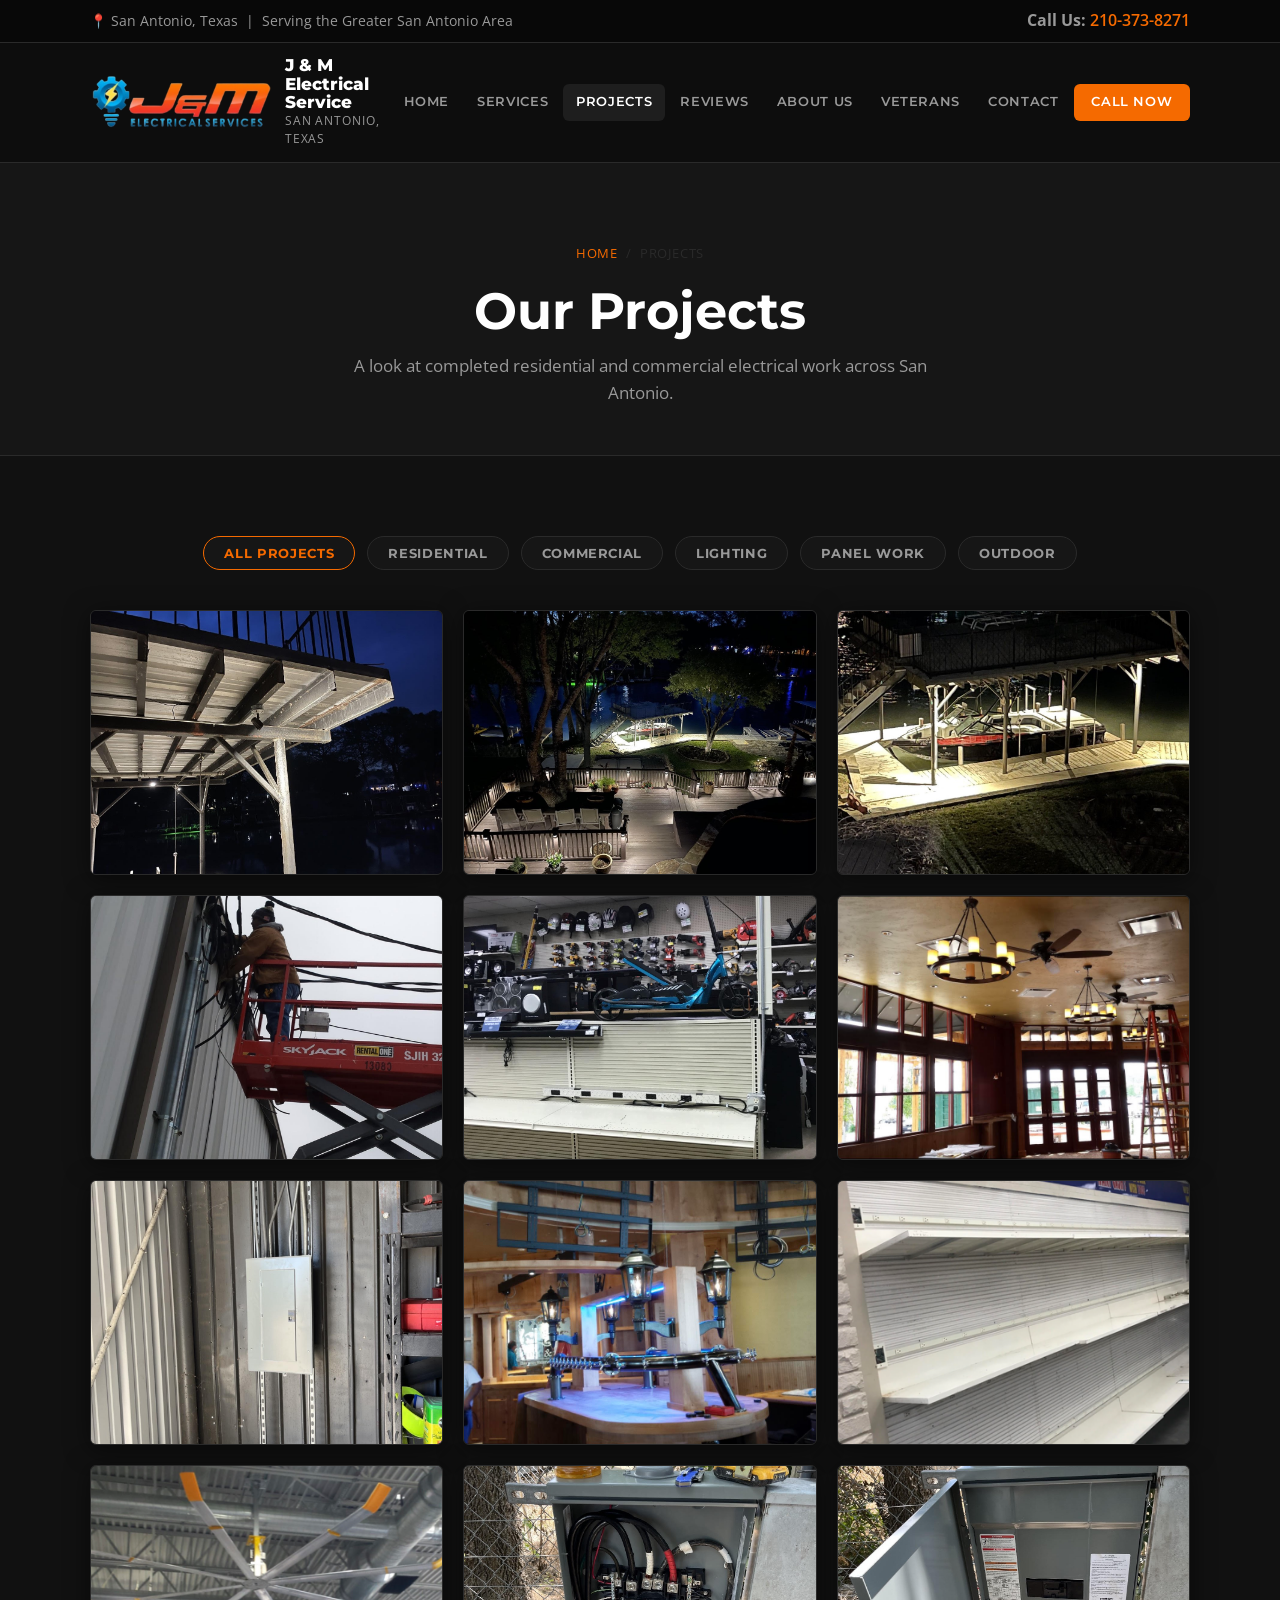
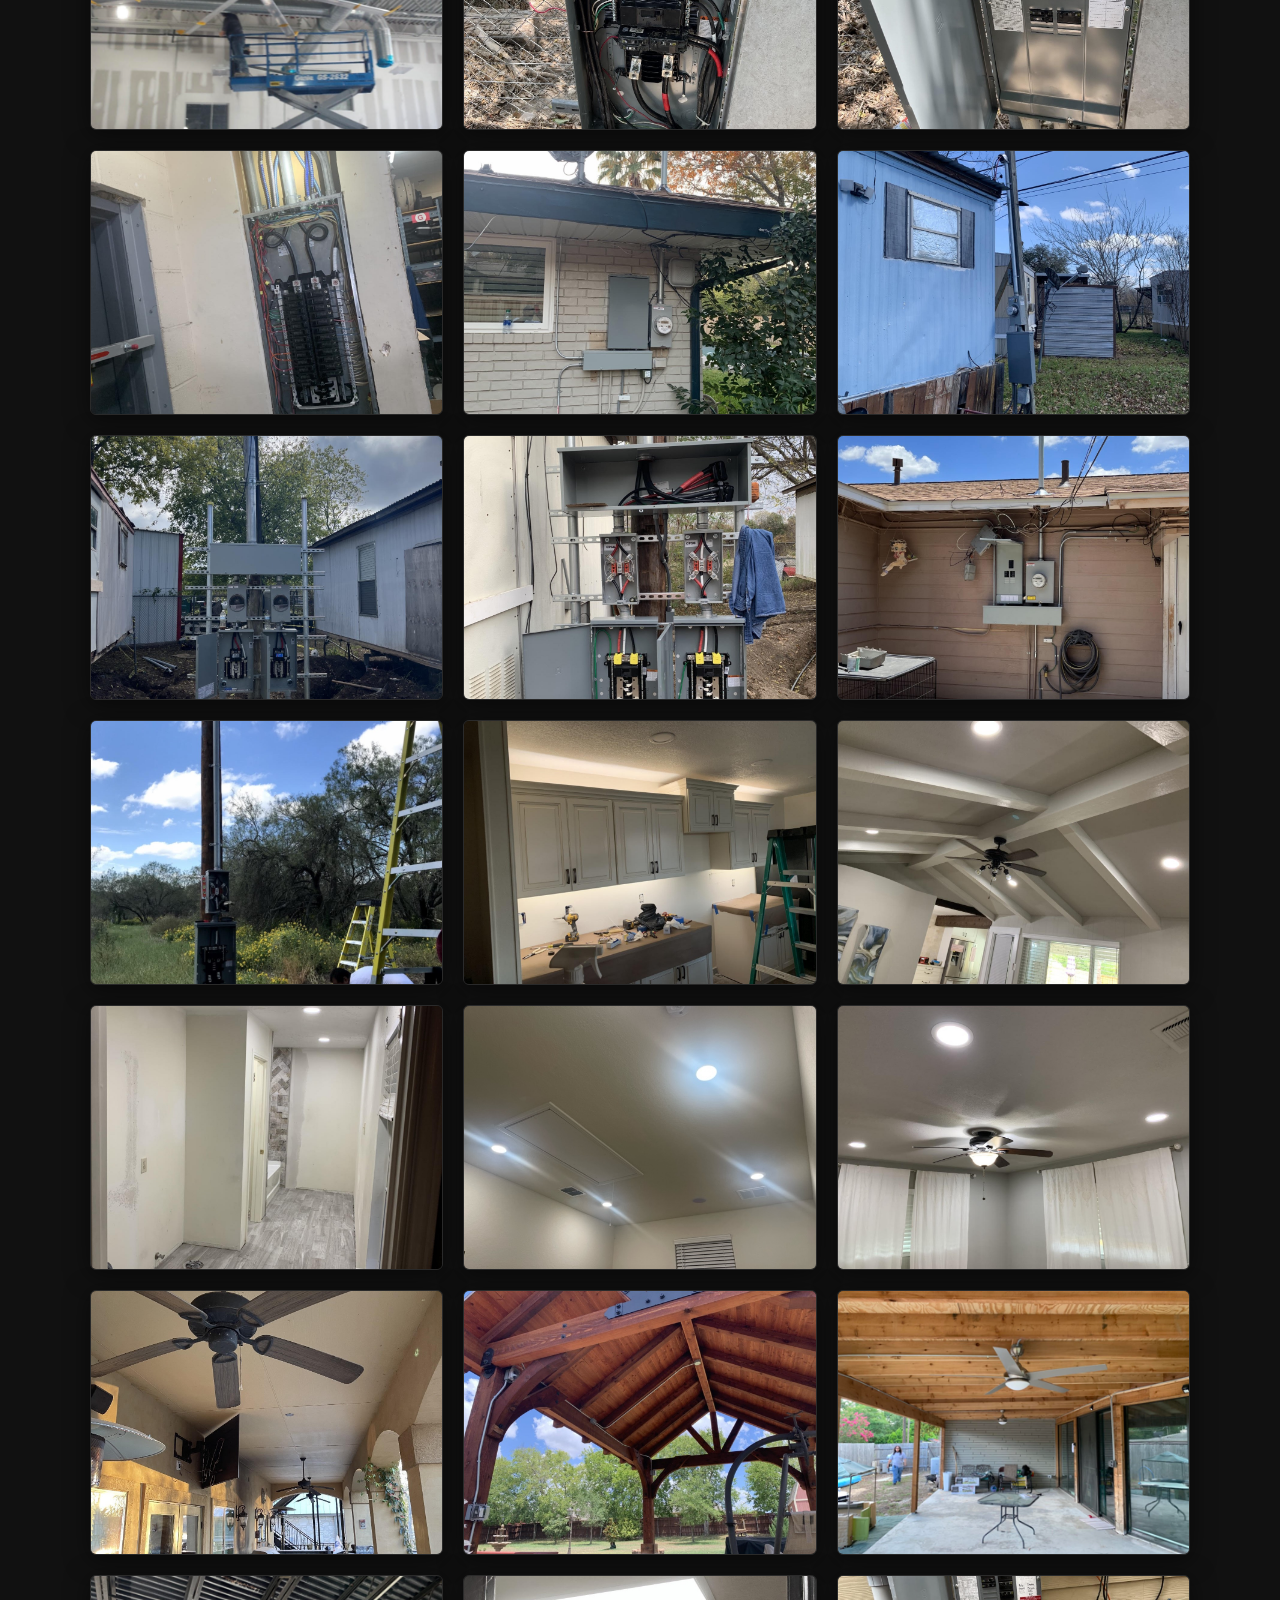
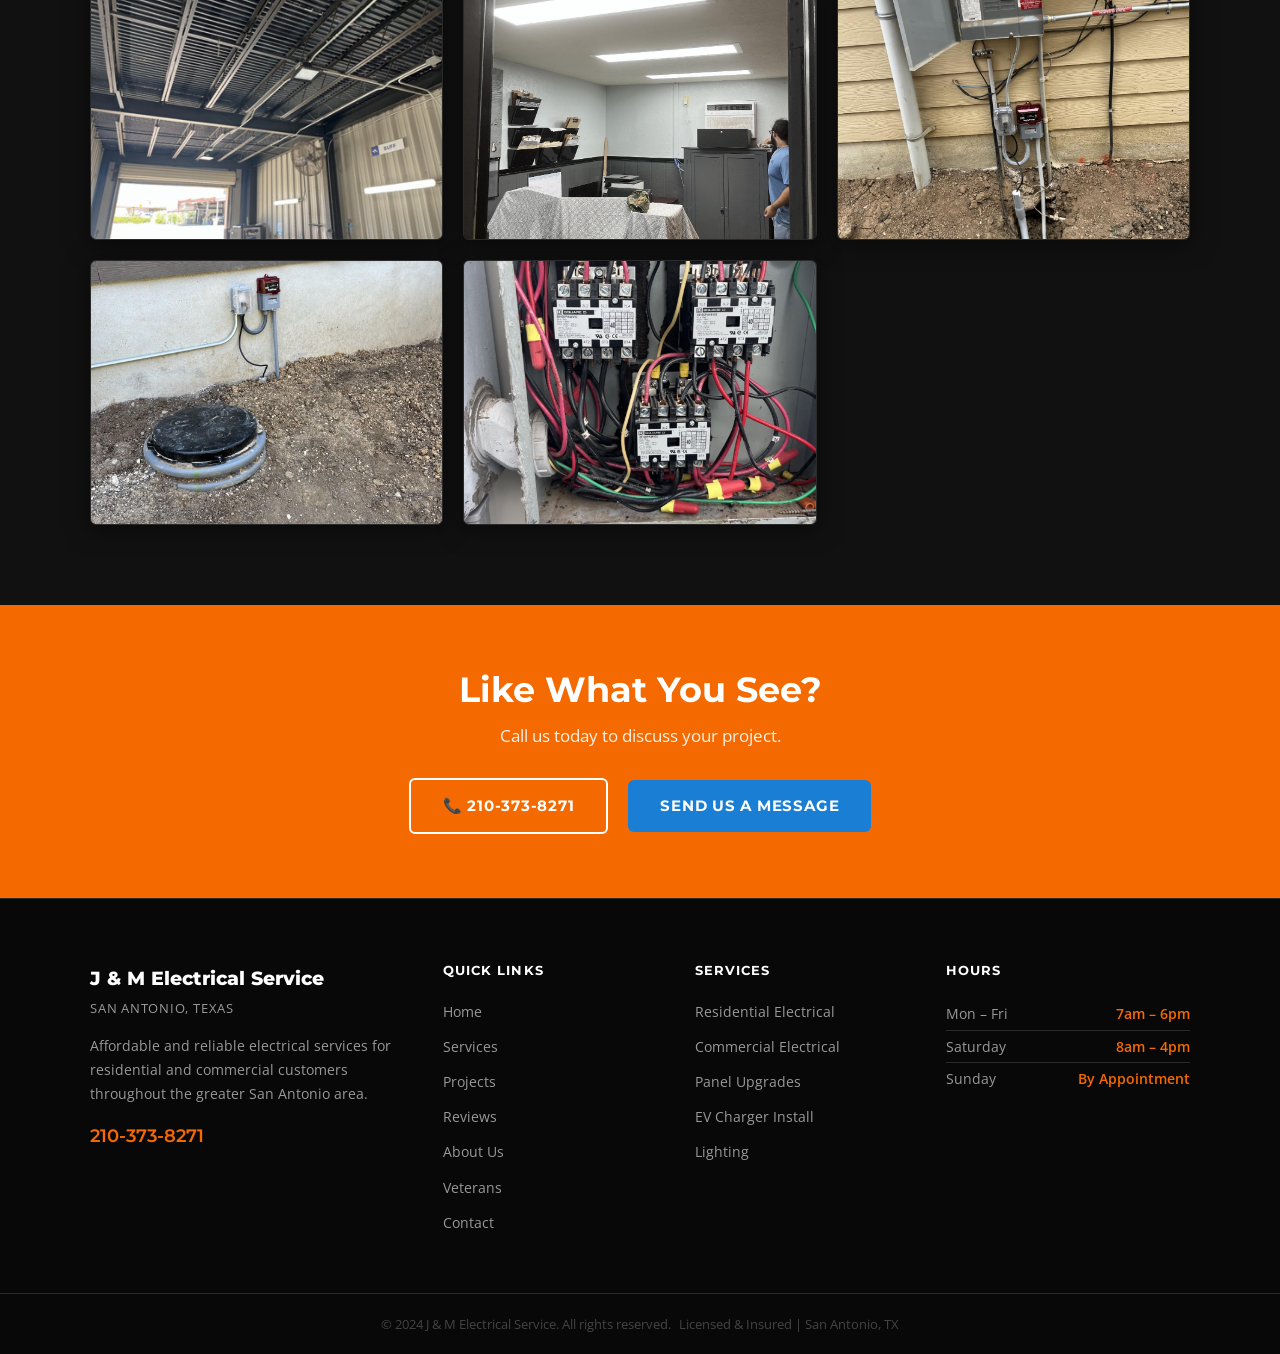
<file: projects.html>
<!DOCTYPE html>
<html lang="en">
<head>
  <meta charset="UTF-8" />
  <meta name="viewport" content="width=device-width, initial-scale=1.0" />
  <title>Electrical Project Gallery San Antonio TX | J&M Electrical Service</title>
  <meta name="description" content="Browse completed electrical projects by J&M Electrical Service in San Antonio, TX — patio lighting, panel upgrades, commercial installations, EV chargers, and more." />
  <meta name="robots" content="index, follow" />
  <link rel="canonical" href="https://www.jmelectricalsvcs.net/projects.html" />
  <meta property="og:type" content="website" />
  <meta property="og:title" content="Electrical Project Gallery | J&M Electrical Service San Antonio TX" />
  <meta property="og:description" content="See our completed residential and commercial electrical projects in San Antonio, TX." />
  <meta property="og:url" content="https://www.jmelectricalsvcs.net/projects.html" />
  <meta property="og:site_name" content="J&M Electrical Service" />
  <link rel="preconnect" href="https://fonts.googleapis.com" />
  <link rel="preconnect" href="https://fonts.gstatic.com" crossorigin />
  <link href="https://fonts.googleapis.com/css2?family=Montserrat:wght@700;800&family=Open+Sans:wght@400;600&display=swap" rel="stylesheet" />
  <link rel="icon" href="favicon.svg" type="image/svg+xml" />
  <link rel="stylesheet" href="css/style.css" />
</head>
<body>

  <div class="top-bar">
    <div class="container">
      <span>📍 San Antonio, Texas &nbsp;|&nbsp; Serving the Greater San Antonio Area</span>
      <span class="top-bar-phone">Call Us: <a href="tel:2103738271">210-373-8271</a></span>
    </div>
  </div>

  <nav class="navbar">
    <div class="container">
      <a href="index.html" class="nav-logo">
        <img src="assets/jm-electrical-srvs-logo.png" alt="J&M Electrical Service Logo" />
        <div class="nav-logo-text">
          <span class="name">J &amp; M Electrical Service</span>
          <span class="tagline">San Antonio, Texas</span>
        </div>
      </a>
      <div class="hamburger"><span></span><span></span><span></span></div>
      <div class="nav-links">
        <a href="index.html">Home</a>
        <a href="services.html">Services</a>
        <a href="projects.html" class="active">Projects</a>
        <a href="reviews.html">Reviews</a>
        <a href="about.html">About Us</a>
        <a href="veterans.html">Veterans</a>
        <a href="contact.html">Contact</a>
        <a href="tel:2103738271" class="btn btn-orange">Call Now</a>
      </div>
    </div>
  </nav>

  <div class="page-hero">
    <div class="container">
      <div class="breadcrumb"><a href="index.html">Home</a><span>/</span><span>Projects</span></div>
      <h1>Our Projects</h1>
      <p>A look at completed residential and commercial electrical work across San Antonio.</p>
    </div>
  </div>

  <section class="section" style="background:var(--bg-section);">
    <div class="container">

      <div class="gallery-filter">
        <button class="filter-btn active" data-filter="all">All Projects</button>
        <button class="filter-btn" data-filter="residential">Residential</button>
        <button class="filter-btn" data-filter="commercial">Commercial</button>
        <button class="filter-btn" data-filter="lighting">Lighting</button>
        <button class="filter-btn" data-filter="panel">Panel Work</button>
        <button class="filter-btn" data-filter="outdoor">Outdoor</button>
      </div>

      <div class="projects-large-grid" id="projectsGrid">

        <div class="proj-card" data-category="lighting residential">
          <img src="assets/boat-dock-lighting.jpg" alt="Boat dock lighting installation in San Antonio TX" loading="lazy" />
          <div class="proj-overlay">
            <div class="proj-info">
              <span class="proj-tag">Outdoor</span>
              <div class="proj-title">Boat Dock Lighting</div>
            </div>
          </div>
        </div>

        <div class="proj-card" data-category="outdoor residential">
          <img src="assets/boat-dock-deck-lighting.jpg" alt="Boat deck lighting installation" loading="lazy" />
          <div class="proj-overlay">
            <div class="proj-info">
              <span class="proj-tag">Outdoor</span>
              <div class="proj-title">Boat Deck Lighting</div>
            </div>
          </div>
        </div>

        <div class="proj-card" data-category="outdoor residential">
          <img src="assets/boat-deck-lights.jpg" alt="Deck lighting installation San Antonio" loading="lazy" />
          <div class="proj-overlay">
            <div class="proj-info">
              <span class="proj-tag">Outdoor</span>
              <div class="proj-title">Deck Lighting</div>
            </div>
          </div>
        </div>

        <div class="proj-card" data-category="commercial panel">
          <img src="assets/commercial-3-phase-service.jpg" alt="Commercial 3-phase electrical service installation" loading="lazy" />
          <div class="proj-overlay">
            <div class="proj-info">
              <span class="proj-tag">Commercial</span>
              <div class="proj-title">Commercial 3-Phase Service</div>
            </div>
          </div>
        </div>

        <div class="proj-card" data-category="commercial lighting">
          <img src="assets/commercial-lighting.jpg" alt="Commercial lighting installation San Antonio" loading="lazy" />
          <div class="proj-overlay">
            <div class="proj-info">
              <span class="proj-tag">Commercial</span>
              <div class="proj-title">Commercial Lighting</div>
            </div>
          </div>
        </div>

        <div class="proj-card" data-category="commercial lighting">
          <img src="assets/commercial-lighting.png" alt="Commercial building lighting" loading="lazy" />
          <div class="proj-overlay">
            <div class="proj-info">
              <span class="proj-tag">Commercial</span>
              <div class="proj-title">Commercial Building Lighting</div>
            </div>
          </div>
        </div>

        <div class="proj-card" data-category="commercial panel">
          <img src="assets/commercial-panel-upgrade.jpg" alt="Commercial panel upgrade San Antonio TX" loading="lazy" />
          <div class="proj-overlay">
            <div class="proj-info">
              <span class="proj-tag">Panel Work</span>
              <div class="proj-title">Commercial Panel Upgrade</div>
            </div>
          </div>
        </div>

        <div class="proj-card" data-category="commercial lighting">
          <img src="assets/commercial-remodel-lighting.png" alt="Commercial remodel lighting installation" loading="lazy" />
          <div class="proj-overlay">
            <div class="proj-info">
              <span class="proj-tag">Commercial</span>
              <div class="proj-title">Commercial Remodel Lighting</div>
            </div>
          </div>
        </div>

        <div class="proj-card" data-category="commercial">
          <img src="assets/commercial-store-outlets.png" alt="Commercial store outlet installation" loading="lazy" />
          <div class="proj-overlay">
            <div class="proj-info">
              <span class="proj-tag">Commercial</span>
              <div class="proj-title">Commercial Store Outlets</div>
            </div>
          </div>
        </div>

        <div class="proj-card" data-category="commercial">
          <img src="assets/commercial-fans.png" alt="Commercial ceiling fan installation" loading="lazy" />
          <div class="proj-overlay">
            <div class="proj-info">
              <span class="proj-tag">Commercial</span>
              <div class="proj-title">Commercial Fan Installation</div>
            </div>
          </div>
        </div>

        <div class="proj-card" data-category="panel">
          <img src="assets/200-amp-main-service-panel-replacement.jpg" alt="200 amp main service panel replacement San Antonio" loading="lazy" />
          <div class="proj-overlay">
            <div class="proj-info">
              <span class="proj-tag">Panel Work</span>
              <div class="proj-title">200A Main Panel Replacement</div>
            </div>
          </div>
        </div>

        <div class="proj-card" data-category="panel">
          <img src="assets/200-amp-main-service-pnl-replace.jpg" alt="200 amp service panel replacement" loading="lazy" />
          <div class="proj-overlay">
            <div class="proj-info">
              <span class="proj-tag">Panel Work</span>
              <div class="proj-title">200A Service Panel Replacement</div>
            </div>
          </div>
        </div>

        <div class="proj-card" data-category="panel">
          <img src="assets/service-panel-replacement.jpg" alt="Electrical service panel replacement" loading="lazy" />
          <div class="proj-overlay">
            <div class="proj-info">
              <span class="proj-tag">Panel Work</span>
              <div class="proj-title">Service Panel Replacement</div>
            </div>
          </div>
        </div>

        <div class="proj-card" data-category="panel">
          <img src="assets/200-amp-meter-loop.jpg" alt="200 amp meter loop installation" loading="lazy" />
          <div class="proj-overlay">
            <div class="proj-info">
              <span class="proj-tag">Panel Work</span>
              <div class="proj-title">200A Meter Loop</div>
            </div>
          </div>
        </div>

        <div class="proj-card" data-category="panel">
          <img src="assets/meter-loop.jpg" alt="Meter loop electrical installation" loading="lazy" />
          <div class="proj-overlay">
            <div class="proj-info">
              <span class="proj-tag">Panel Work</span>
              <div class="proj-title">Meter Loop Installation</div>
            </div>
          </div>
        </div>

        <div class="proj-card" data-category="panel">
          <img src="assets/multi-200-amp-meter-loop-service.jpg" alt="Multi 200 amp meter loop service" loading="lazy" />
          <div class="proj-overlay">
            <div class="proj-info">
              <span class="proj-tag">Panel Work</span>
              <div class="proj-title">Multi 200A Meter Loop Service</div>
            </div>
          </div>
        </div>

        <div class="proj-card" data-category="panel">
          <img src="assets/multi-meter-200-amp-service.jpg" alt="Multi meter 200 amp service installation" loading="lazy" />
          <div class="proj-overlay">
            <div class="proj-info">
              <span class="proj-tag">Panel Work</span>
              <div class="proj-title">Multi-Meter 200A Service</div>
            </div>
          </div>
        </div>

        <div class="proj-card" data-category="panel">
          <img src="assets/upgrade-meter-loops.jpg" alt="Meter loop upgrade installation" loading="lazy" />
          <div class="proj-overlay">
            <div class="proj-info">
              <span class="proj-tag">Panel Work</span>
              <div class="proj-title">Meter Loop Upgrades</div>
            </div>
          </div>
        </div>

        <div class="proj-card" data-category="panel">
          <img src="assets/Mobile-homes-200-amp-meter-loops.jpg" alt="Mobile home 200 amp meter loop installation" loading="lazy" />
          <div class="proj-overlay">
            <div class="proj-info">
              <span class="proj-tag">Panel Work</span>
              <div class="proj-title">Mobile Home 200A Meter Loops</div>
            </div>
          </div>
        </div>

        <div class="proj-card" data-category="lighting residential">
          <img src="assets/under-cabinet-lighing.jpg" alt="Under cabinet lighting installation kitchen" loading="lazy" />
          <div class="proj-overlay">
            <div class="proj-info">
              <span class="proj-tag">Lighting</span>
              <div class="proj-title">Under-Cabinet Lighting</div>
            </div>
          </div>
        </div>

        <div class="proj-card" data-category="lighting residential">
          <img src="assets/living-room-lights-fan-install.jpg" alt="Living room lights and fan installation" loading="lazy" />
          <div class="proj-overlay">
            <div class="proj-info">
              <span class="proj-tag">Residential</span>
              <div class="proj-title">Living Room Lights &amp; Fan</div>
            </div>
          </div>
        </div>

        <div class="proj-card" data-category="lighting residential">
          <img src="assets/home-remodel-lighting.jpg" alt="Home remodel lighting installation San Antonio" loading="lazy" />
          <div class="proj-overlay">
            <div class="proj-info">
              <span class="proj-tag">Lighting</span>
              <div class="proj-title">Home Remodel Lighting</div>
            </div>
          </div>
        </div>

        <div class="proj-card" data-category="lighting residential">
          <img src="assets/residential-lighting.jpeg" alt="Residential lighting installation" loading="lazy" />
          <div class="proj-overlay">
            <div class="proj-info">
              <span class="proj-tag">Lighting</span>
              <div class="proj-title">Residential Lighting</div>
            </div>
          </div>
        </div>

        <div class="proj-card" data-category="residential">
          <img src="assets/bedroom-cieling-fan-install.jpg" alt="Bedroom ceiling fan installation" loading="lazy" />
          <div class="proj-overlay">
            <div class="proj-info">
              <span class="proj-tag">Residential</span>
              <div class="proj-title">Bedroom Ceiling Fan Install</div>
            </div>
          </div>
        </div>

        <div class="proj-card" data-category="outdoor residential">
          <img src="assets/patio-fan-installatino.jpg" alt="Patio fan installation San Antonio" loading="lazy" />
          <div class="proj-overlay">
            <div class="proj-info">
              <span class="proj-tag">Outdoor</span>
              <div class="proj-title">Patio Fan Installation</div>
            </div>
          </div>
        </div>

        <div class="proj-card" data-category="outdoor residential">
          <img src="assets/gazebo-outlet-and-fan-installation.jpg" alt="Gazebo outlet and fan installation" loading="lazy" />
          <div class="proj-overlay">
            <div class="proj-info">
              <span class="proj-tag">Outdoor</span>
              <div class="proj-title">Gazebo Outlet &amp; Fan</div>
            </div>
          </div>
        </div>

        <div class="proj-card" data-category="outdoor lighting">
          <img src="assets/deck-lighting.png" alt="Outdoor deck lighting installation" loading="lazy" />
          <div class="proj-overlay">
            <div class="proj-info">
              <span class="proj-tag">Outdoor</span>
              <div class="proj-title">Deck Lighting</div>
            </div>
          </div>
        </div>

        <div class="proj-card" data-category="residential lighting">
          <img src="assets/garage-lighting.png" alt="Garage lighting installation" loading="lazy" />
          <div class="proj-overlay">
            <div class="proj-info">
              <span class="proj-tag">Residential</span>
              <div class="proj-title">Garage Lighting</div>
            </div>
          </div>
        </div>

        <div class="proj-card" data-category="commercial lighting">
          <img src="assets/office-lighting.jpg" alt="Office lighting installation San Antonio" loading="lazy" />
          <div class="proj-overlay">
            <div class="proj-info">
              <span class="proj-tag">Commercial</span>
              <div class="proj-title">Office Lighting</div>
            </div>
          </div>
        </div>

        <div class="proj-card" data-category="residential">
          <img src="assets/electrical-sump-pump.jpg" alt="Electrical sump pump installation" loading="lazy" />
          <div class="proj-overlay">
            <div class="proj-info">
              <span class="proj-tag">Residential</span>
              <div class="proj-title">Sump Pump Installation</div>
            </div>
          </div>
        </div>

        <div class="proj-card" data-category="residential">
          <img src="assets/sump-pump-alert-box-and-outlet.jpg" alt="Sump pump alert box and outlet installation" loading="lazy" />
          <div class="proj-overlay">
            <div class="proj-info">
              <span class="proj-tag">Residential</span>
              <div class="proj-title">Sump Pump Alert &amp; Outlet</div>
            </div>
          </div>
        </div>

        <div class="proj-card" data-category="commercial lighting">
          <img src="assets/lighting-contactors.jpg" alt="Lighting contactors commercial installation" loading="lazy" />
          <div class="proj-overlay">
            <div class="proj-info">
              <span class="proj-tag">Commercial</span>
              <div class="proj-title">Lighting Contactors</div>
            </div>
          </div>
        </div>

      </div>
    </div>
  </section>

  <section class="cta-section">
    <div class="container">
      <h2>Like What You See?</h2>
      <p>Call us today to discuss your project.</p>
      <a href="tel:2103738271" class="btn btn-outline-white" style="margin-right:1rem;">&#128222; 210-373-8271</a>
      <a href="contact.html" class="btn btn-blue">Send Us a Message</a>
    </div>
  </section>

  <footer>
    <div class="container">
      <div class="footer-main">
        <div class="footer-brand">
          <div class="name">J &amp; M Electrical Service</div>
          <div class="tagline">San Antonio, Texas</div>
          <p>Affordable and reliable electrical services for residential and commercial customers throughout the greater San Antonio area.</p>
          <a href="tel:2103738271" class="footer-phone">210-373-8271</a>
        </div>
        <div class="footer-col">
          <h4>Quick Links</h4>
          <ul>
            <li><a href="index.html">Home</a></li>
            <li><a href="services.html">Services</a></li>
            <li><a href="projects.html">Projects</a></li>
            <li><a href="reviews.html">Reviews</a></li>
            <li><a href="about.html">About Us</a></li>
            <li><a href="veterans.html">Veterans</a></li>
            <li><a href="contact.html">Contact</a></li>
          </ul>
        </div>
        <div class="footer-col">
          <h4>Services</h4>
          <ul>
            <li><a href="services.html">Residential Electrical</a></li>
            <li><a href="services.html">Commercial Electrical</a></li>
            <li><a href="services.html">Panel Upgrades</a></li>
            <li><a href="services.html">EV Charger Install</a></li>
            <li><a href="services.html">Lighting</a></li>
          </ul>
        </div>
        <div class="footer-col">
          <h4>Hours</h4>
          <div class="hours-item"><span class="day">Mon – Fri</span><span class="time">7am – 6pm</span></div>
          <div class="hours-item"><span class="day">Saturday</span><span class="time">8am – 4pm</span></div>
          <div class="hours-item"><span class="day">Sunday</span><span class="time">By Appointment</span></div>
        </div>
      </div>
    </div>
    <div class="footer-bottom">
      <div class="container" style="display:flex;justify-content:space-between;align-items:center;flex-wrap:wrap;gap:0.5rem;">
        <span>&copy; 2024 J &amp; M Electrical Service. All rights reserved.</span>
        <span>Licensed &amp; Insured | San Antonio, TX</span>
      </div>
    </div>
  </footer>

  <button id="scrollTop" aria-label="Scroll to top">&#8679;</button>
  <script src="js/main.js"></script>
  <script>
    // Gallery filter
    const filterBtns = document.querySelectorAll('.filter-btn');
    const cards = document.querySelectorAll('.proj-card');
    filterBtns.forEach(btn => {
      btn.addEventListener('click', () => {
        filterBtns.forEach(b => b.classList.remove('active'));
        btn.classList.add('active');
        const filter = btn.dataset.filter;
        cards.forEach(card => {
          const cats = card.dataset.category || '';
          card.style.display = (filter === 'all' || cats.includes(filter)) ? '' : 'none';
        });
      });
    });
  </script>
</body>
</html>
</file>
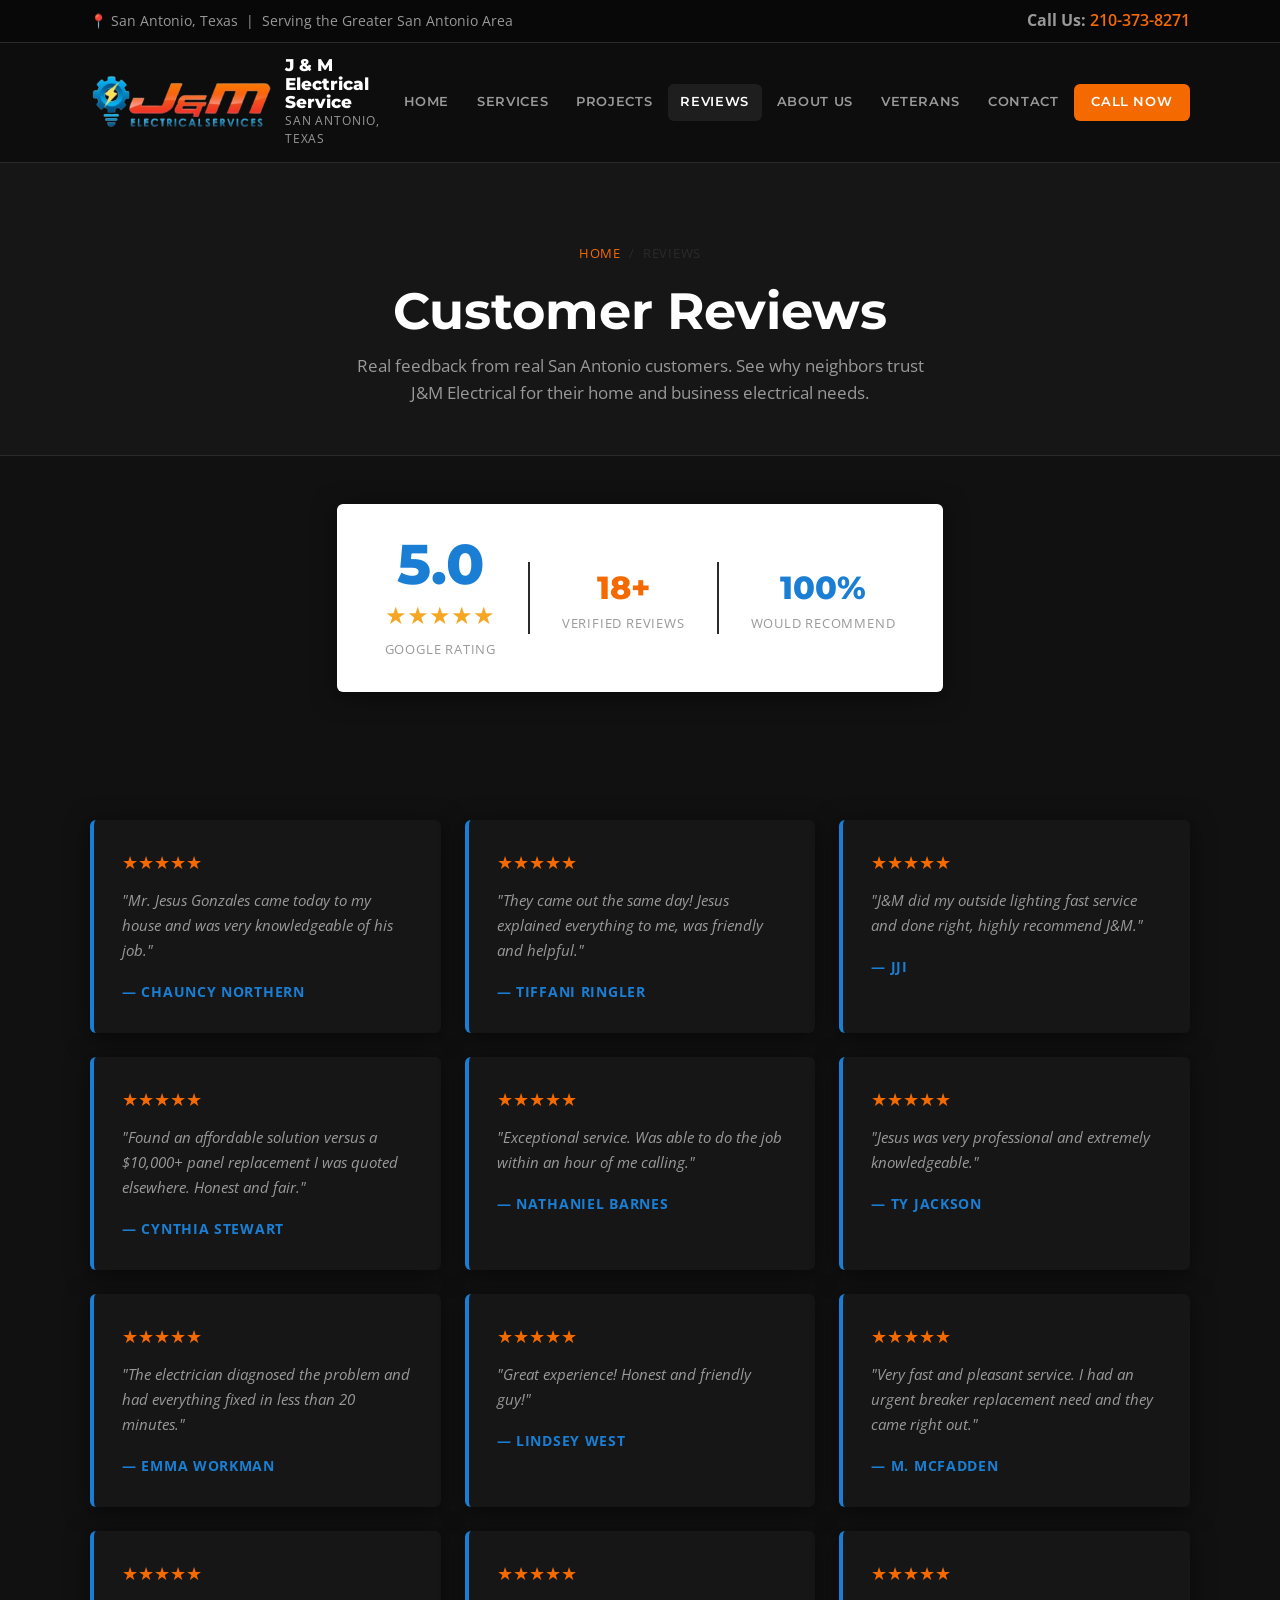
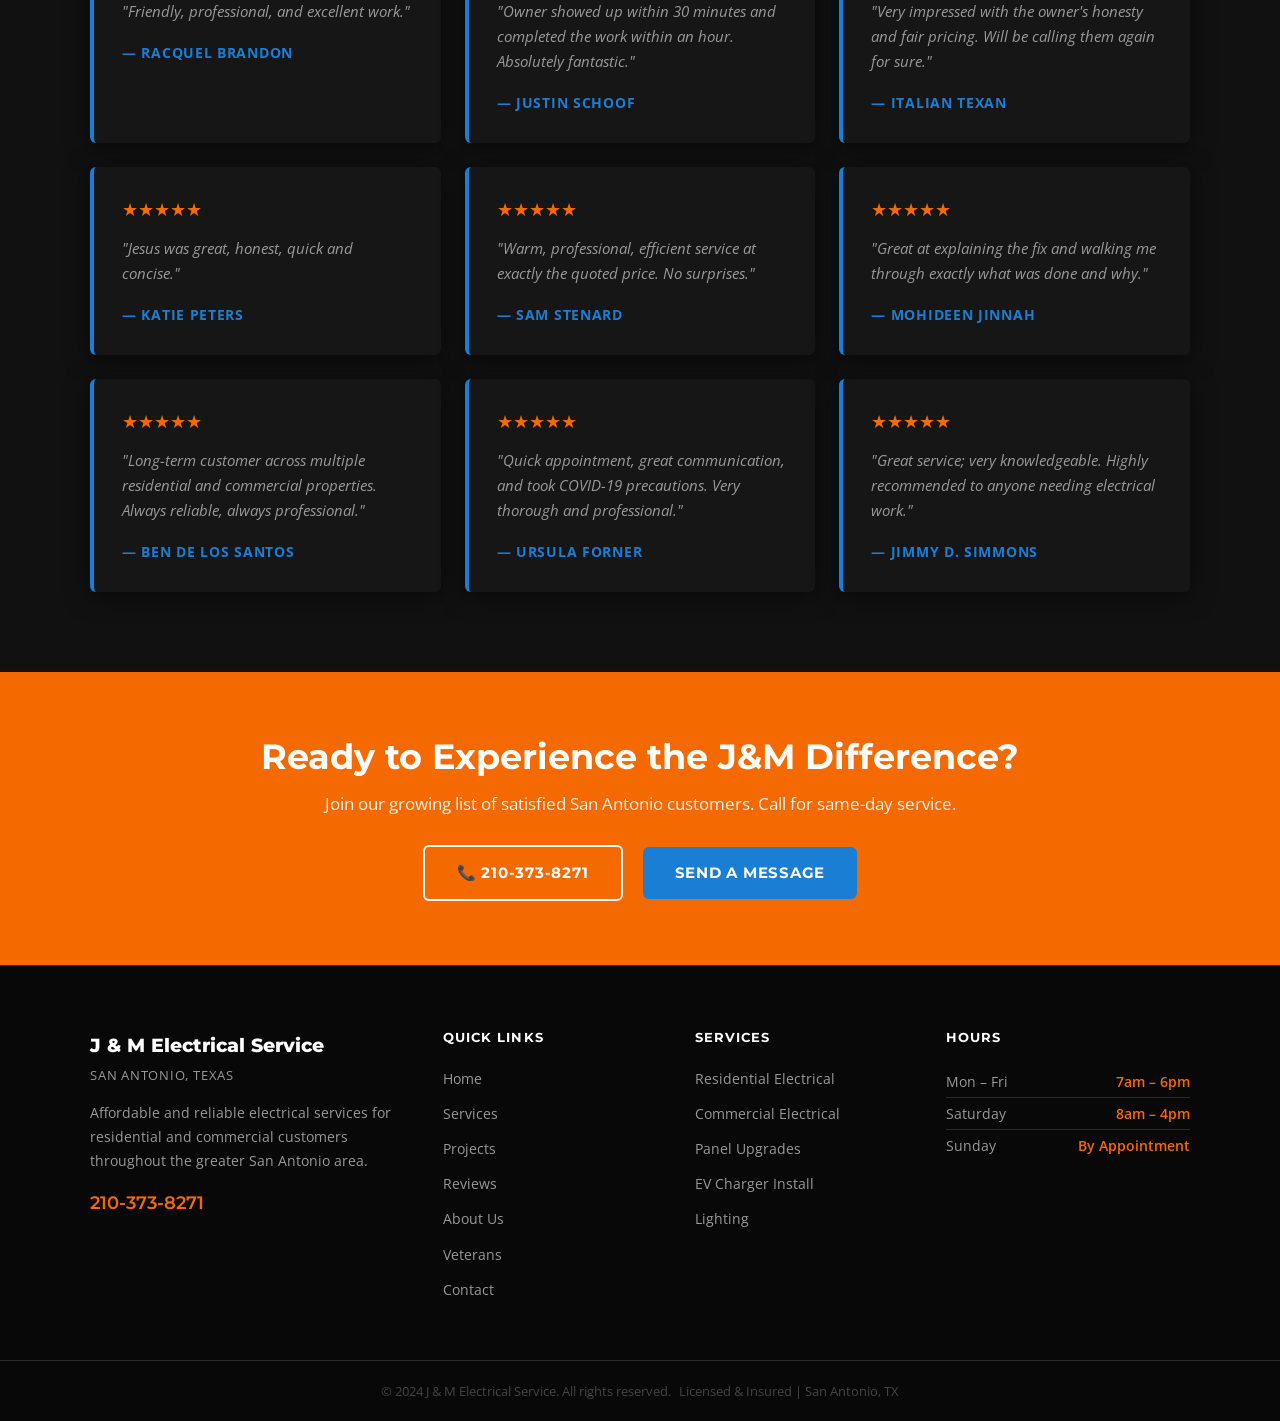
<file: reviews.html>
<!DOCTYPE html>
<html lang="en">
<head>
  <meta charset="UTF-8" />
  <meta name="viewport" content="width=device-width, initial-scale=1.0" />
  <title>Customer Reviews | J&M Electrical Service San Antonio TX</title>
  <meta name="description" content="5-star Google reviews for J&M Electrical Service in San Antonio, TX. See what homeowners and businesses say about our licensed electricians. Call 210-373-8271." />
  <meta name="robots" content="index, follow" />
  <link rel="canonical" href="https://www.jmelectricalsvcs.net/reviews.html" />
  <meta property="og:type" content="website" />
  <meta property="og:title" content="Customer Reviews | J&M Electrical Service San Antonio TX" />
  <meta property="og:description" content="5-star reviews from satisfied San Antonio customers. See why homeowners and businesses trust J&M Electrical Service." />
  <meta property="og:url" content="https://www.jmelectricalsvcs.net/reviews.html" />
  <meta property="og:site_name" content="J&M Electrical Service" />
  <link rel="preconnect" href="https://fonts.googleapis.com" />
  <link rel="preconnect" href="https://fonts.gstatic.com" crossorigin />
  <link href="https://fonts.googleapis.com/css2?family=Montserrat:wght@700;800&family=Open+Sans:wght@400;600&display=swap" rel="stylesheet" />
  <link rel="icon" href="favicon.svg" type="image/svg+xml" />
  <link rel="stylesheet" href="css/style.css" />
</head>
<body>

  <div class="top-bar">
    <div class="container">
      <span>📍 San Antonio, Texas &nbsp;|&nbsp; Serving the Greater San Antonio Area</span>
      <span class="top-bar-phone">Call Us: <a href="tel:2103738271">210-373-8271</a></span>
    </div>
  </div>

  <nav class="navbar">
    <div class="container">
      <a href="index.html" class="nav-logo">
        <img src="assets/jm-electrical-srvs-logo.png" alt="J&M Electrical Logo" onerror="this.style.display='none'" />
        <div class="nav-logo-text">
          <span class="name">J &amp; M Electrical Service</span>
          <span class="tagline">San Antonio, Texas</span>
        </div>
      </a>
      <div class="hamburger"><span></span><span></span><span></span></div>
      <div class="nav-links">
        <a href="index.html">Home</a>
        <a href="services.html">Services</a>
        <a href="projects.html">Projects</a>
        <a href="reviews.html" class="active">Reviews</a>
        <a href="about.html">About Us</a>
        <a href="veterans.html">Veterans</a>
        <a href="contact.html">Contact</a>
        <a href="tel:2103738271" class="btn btn-orange">Call Now</a>
      </div>
    </div>
  </nav>

  <div class="page-hero">
    <div class="container">
      <div class="breadcrumb"><a href="index.html">Home</a><span>/</span><span>Reviews</span></div>
      <h1>Customer Reviews</h1>
      <p>Real feedback from real San Antonio customers. See why neighbors trust J&amp;M Electrical for their home and business electrical needs.</p>
    </div>
  </div>

  <!-- RATING SUMMARY -->
  <section style="background:var(--bg-section);padding:3rem 0;">
    <div class="container" style="text-align:center;">
      <div style="display:inline-flex;align-items:center;gap:2rem;background:var(--white);padding:2rem 3rem;border-radius:var(--radius);box-shadow:var(--shadow);flex-wrap:wrap;justify-content:center;">
        <div>
          <div style="font-size:3.5rem;font-weight:800;font-family:'Montserrat',sans-serif;color:var(--blue);line-height:1;">5.0</div>
          <div style="color:#f5a623;font-size:1.5rem;margin:0.25rem 0;">★★★★★</div>
          <div style="font-size:0.82rem;color:var(--text-muted);text-transform:uppercase;letter-spacing:0.06em;">Google Rating</div>
        </div>
        <div style="border-left:2px solid var(--border);padding-left:2rem;">
          <div style="font-size:2rem;font-weight:800;font-family:'Montserrat',sans-serif;color:var(--orange);">18+</div>
          <div style="font-size:0.82rem;color:var(--text-muted);text-transform:uppercase;letter-spacing:0.06em;">Verified Reviews</div>
        </div>
        <div style="border-left:2px solid var(--border);padding-left:2rem;">
          <div style="font-size:2rem;font-weight:800;font-family:'Montserrat',sans-serif;color:var(--blue);">100%</div>
          <div style="font-size:0.82rem;color:var(--text-muted);text-transform:uppercase;letter-spacing:0.06em;">Would Recommend</div>
        </div>
      </div>
    </div>
  </section>

  <section class="section reviews-section">
    <div class="container">
      <div class="reviews-full-grid">

        <div class="review-card">
          <div class="review-stars">★★★★★</div>
          <p class="review-text">"Mr. Jesus Gonzales came today to my house and was very knowledgeable of his job."</p>
          <span class="review-author">— Chauncy Northern</span>
        </div>

        <div class="review-card">
          <div class="review-stars">★★★★★</div>
          <p class="review-text">"They came out the same day! Jesus explained everything to me, was friendly and helpful."</p>
          <span class="review-author">— Tiffani Ringler</span>
        </div>

        <div class="review-card">
          <div class="review-stars">★★★★★</div>
          <p class="review-text">"J&amp;M did my outside lighting fast service and done right, highly recommend J&amp;M."</p>
          <span class="review-author">— JJI</span>
        </div>

        <div class="review-card">
          <div class="review-stars">★★★★★</div>
          <p class="review-text">"Found an affordable solution versus a $10,000+ panel replacement I was quoted elsewhere. Honest and fair."</p>
          <span class="review-author">— Cynthia Stewart</span>
        </div>

        <div class="review-card">
          <div class="review-stars">★★★★★</div>
          <p class="review-text">"Exceptional service. Was able to do the job within an hour of me calling."</p>
          <span class="review-author">— Nathaniel Barnes</span>
        </div>

        <div class="review-card">
          <div class="review-stars">★★★★★</div>
          <p class="review-text">"Jesus was very professional and extremely knowledgeable."</p>
          <span class="review-author">— Ty Jackson</span>
        </div>

        <div class="review-card">
          <div class="review-stars">★★★★★</div>
          <p class="review-text">"The electrician diagnosed the problem and had everything fixed in less than 20 minutes."</p>
          <span class="review-author">— Emma Workman</span>
        </div>

        <div class="review-card">
          <div class="review-stars">★★★★★</div>
          <p class="review-text">"Great experience! Honest and friendly guy!"</p>
          <span class="review-author">— Lindsey West</span>
        </div>

        <div class="review-card">
          <div class="review-stars">★★★★★</div>
          <p class="review-text">"Very fast and pleasant service. I had an urgent breaker replacement need and they came right out."</p>
          <span class="review-author">— M. McFadden</span>
        </div>

        <div class="review-card">
          <div class="review-stars">★★★★★</div>
          <p class="review-text">"Friendly, professional, and excellent work."</p>
          <span class="review-author">— Racquel Brandon</span>
        </div>

        <div class="review-card">
          <div class="review-stars">★★★★★</div>
          <p class="review-text">"Owner showed up within 30 minutes and completed the work within an hour. Absolutely fantastic."</p>
          <span class="review-author">— Justin Schoof</span>
        </div>

        <div class="review-card">
          <div class="review-stars">★★★★★</div>
          <p class="review-text">"Very impressed with the owner's honesty and fair pricing. Will be calling them again for sure."</p>
          <span class="review-author">— Italian Texan</span>
        </div>

        <div class="review-card">
          <div class="review-stars">★★★★★</div>
          <p class="review-text">"Jesus was great, honest, quick and concise."</p>
          <span class="review-author">— Katie Peters</span>
        </div>

        <div class="review-card">
          <div class="review-stars">★★★★★</div>
          <p class="review-text">"Warm, professional, efficient service at exactly the quoted price. No surprises."</p>
          <span class="review-author">— Sam Stenard</span>
        </div>

        <div class="review-card">
          <div class="review-stars">★★★★★</div>
          <p class="review-text">"Great at explaining the fix and walking me through exactly what was done and why."</p>
          <span class="review-author">— Mohideen Jinnah</span>
        </div>

        <div class="review-card">
          <div class="review-stars">★★★★★</div>
          <p class="review-text">"Long-term customer across multiple residential and commercial properties. Always reliable, always professional."</p>
          <span class="review-author">— Ben De Los Santos</span>
        </div>

        <div class="review-card">
          <div class="review-stars">★★★★★</div>
          <p class="review-text">"Quick appointment, great communication, and took COVID-19 precautions. Very thorough and professional."</p>
          <span class="review-author">— Ursula Forner</span>
        </div>

        <div class="review-card">
          <div class="review-stars">★★★★★</div>
          <p class="review-text">"Great service; very knowledgeable. Highly recommended to anyone needing electrical work."</p>
          <span class="review-author">— Jimmy D. Simmons</span>
        </div>

      </div>
    </div>
  </section>

  <section class="cta-section">
    <div class="container">
      <h2>Ready to Experience the J&amp;M Difference?</h2>
      <p>Join our growing list of satisfied San Antonio customers. Call for same-day service.</p>
      <a href="tel:2103738271" class="btn btn-outline-white" style="margin-right:1rem;">&#128222; 210-373-8271</a>
      <a href="contact.html" class="btn" style="background:var(--blue);color:var(--white);">Send a Message</a>
    </div>
  </section>

  <footer>
    <div class="container">
      <div class="footer-main">
        <div class="footer-brand">
          <div class="name">J &amp; M Electrical Service</div>
          <div class="tagline">San Antonio, Texas</div>
          <p>Affordable and reliable electrical services for residential and commercial customers throughout the greater San Antonio area.</p>
          <a href="tel:2103738271" class="footer-phone">210-373-8271</a>
        </div>
        <div class="footer-col">
          <h4>Quick Links</h4>
          <ul>
            <li><a href="index.html">Home</a></li>
            <li><a href="services.html">Services</a></li>
            <li><a href="projects.html">Projects</a></li>
            <li><a href="reviews.html">Reviews</a></li>
            <li><a href="about.html">About Us</a></li>
            <li><a href="veterans.html">Veterans</a></li>
            <li><a href="contact.html">Contact</a></li>
          </ul>
        </div>
        <div class="footer-col">
          <h4>Services</h4>
          <ul>
            <li><a href="services.html">Residential Electrical</a></li>
            <li><a href="services.html">Commercial Electrical</a></li>
            <li><a href="services.html">Panel Upgrades</a></li>
            <li><a href="services.html">EV Charger Install</a></li>
            <li><a href="services.html">Lighting</a></li>
          </ul>
        </div>
        <div class="footer-col">
          <h4>Hours</h4>
          <div class="hours-item"><span class="day">Mon – Fri</span><span class="time">7am – 6pm</span></div>
          <div class="hours-item"><span class="day">Saturday</span><span class="time">8am – 4pm</span></div>
          <div class="hours-item"><span class="day">Sunday</span><span class="time">By Appointment</span></div>
        </div>
      </div>
    </div>
    <div class="footer-bottom">
      <div class="container" style="display:flex;justify-content:space-between;align-items:center;flex-wrap:wrap;gap:0.5rem;">
        <span>&copy; 2024 J &amp; M Electrical Service. All rights reserved.</span>
        <span>Licensed &amp; Insured | San Antonio, TX</span>
      </div>
    </div>
  </footer>

  <button id="scrollTop" aria-label="Scroll to top">&#8679;</button>
  <script src="js/main.js"></script>
</body>
</html>
</file>
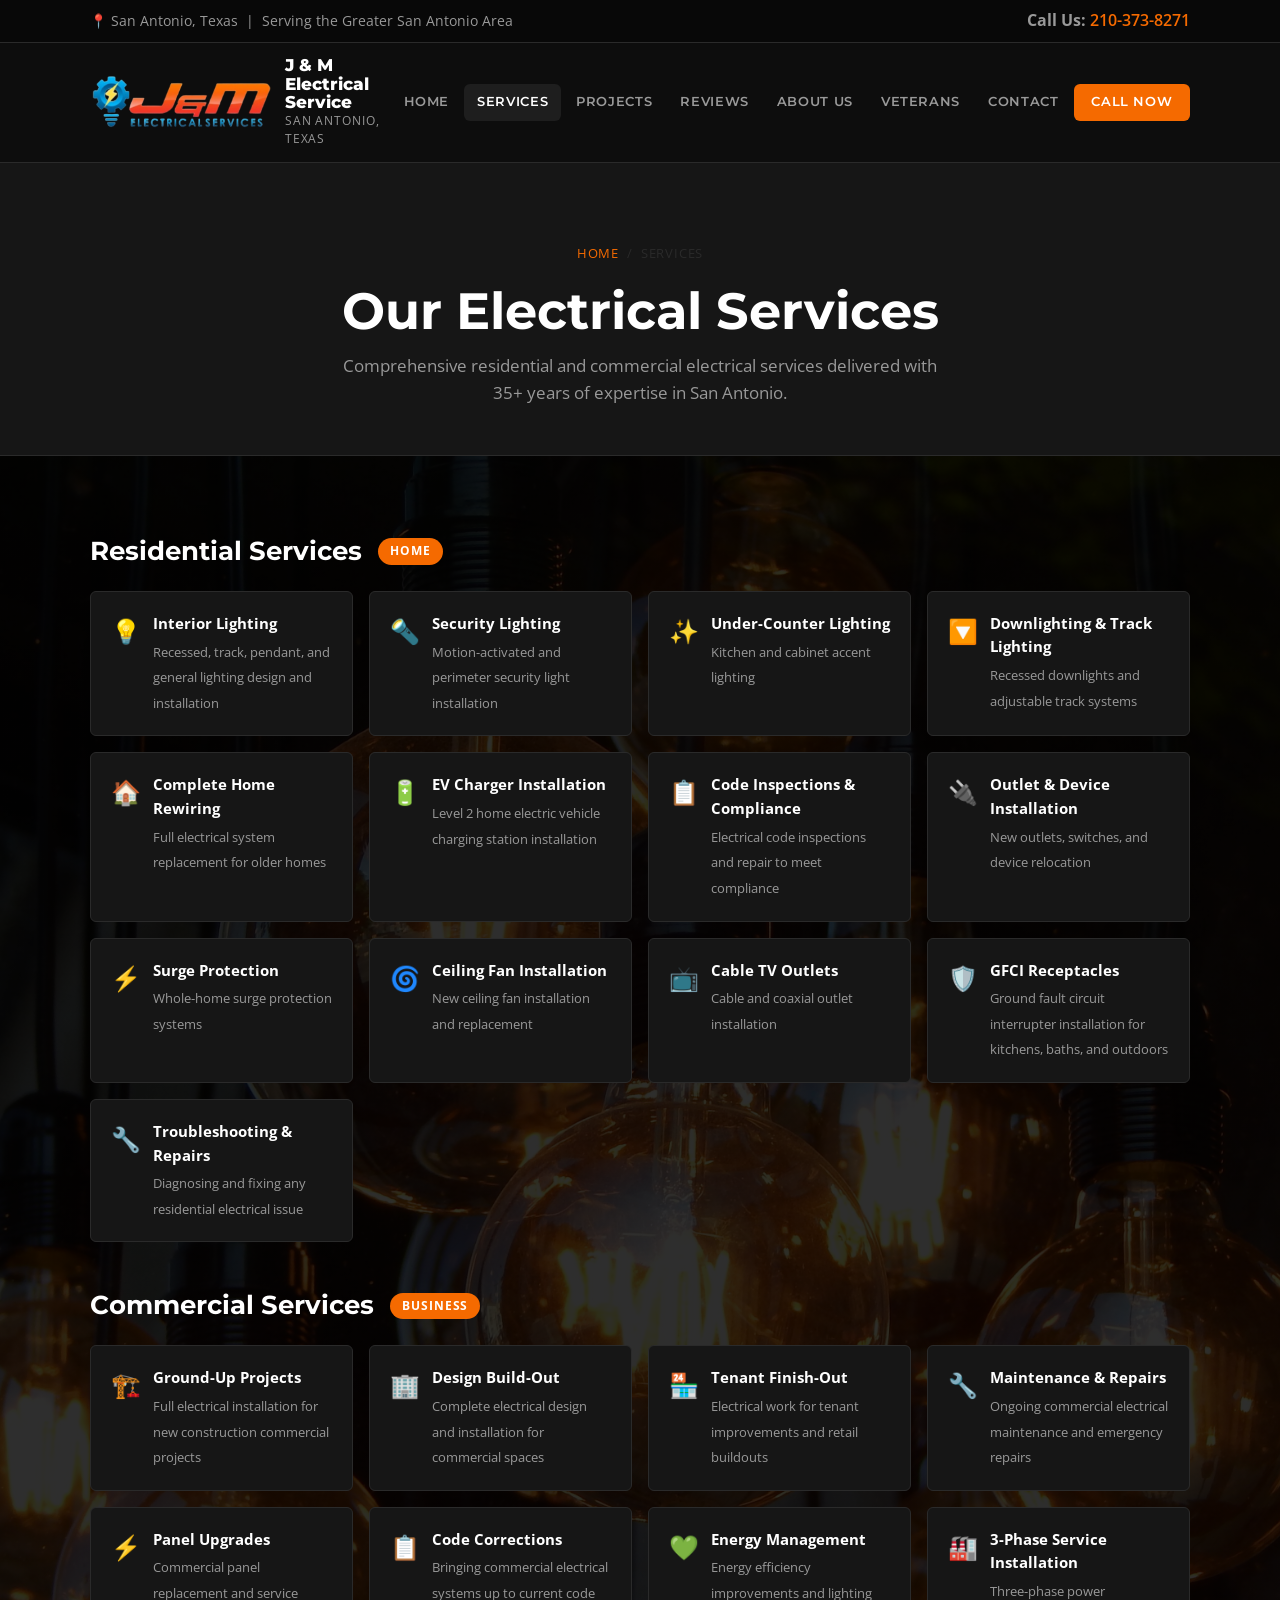
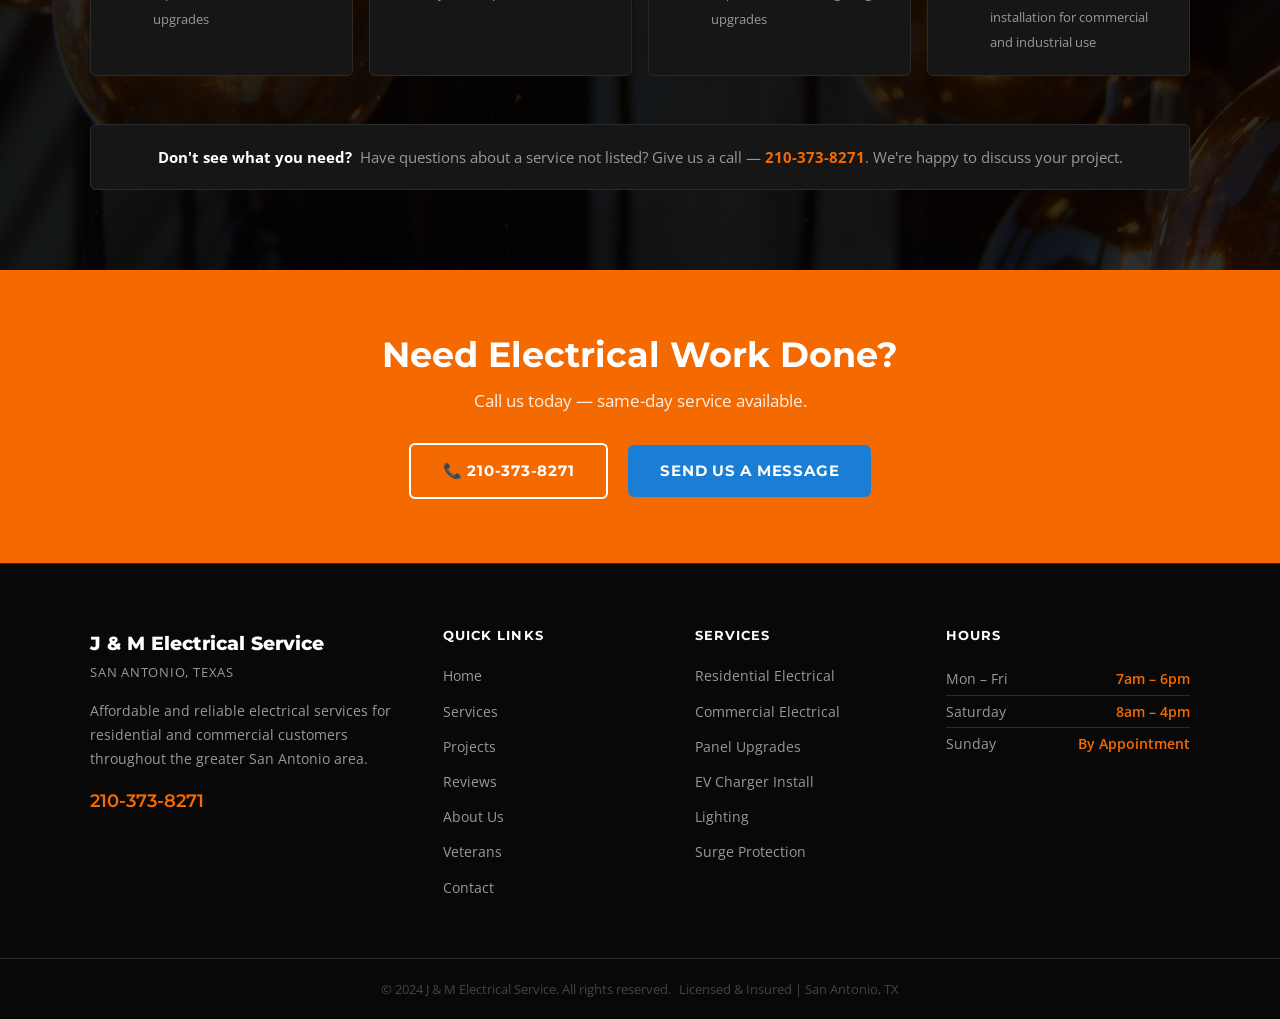
<file: services.html>
<!DOCTYPE html>
<html lang="en">
<head>
  <meta charset="UTF-8" />
  <meta name="viewport" content="width=device-width, initial-scale=1.0" />
  <title>Electrical Services San Antonio TX | J&M Electrical Service</title>
  <meta name="description" content="Residential and commercial electrical services in San Antonio, TX — lighting, panel upgrades, EV chargers, rewiring, surge protection & more. Licensed & insured. Call 210-373-8271." />
  <meta name="robots" content="index, follow" />
  <link rel="canonical" href="https://www.jmelectricalsvcs.net/services.html" />
  <meta property="og:type" content="website" />
  <meta property="og:title" content="Electrical Services San Antonio TX | J&M Electrical Service" />
  <meta property="og:description" content="Full residential and commercial electrical services in San Antonio, TX. Licensed & insured. Same-day service available. Call 210-373-8271." />
  <meta property="og:url" content="https://www.jmelectricalsvcs.net/services.html" />
  <meta property="og:site_name" content="J&M Electrical Service" />
  <link rel="preconnect" href="https://fonts.googleapis.com" />
  <link rel="preconnect" href="https://fonts.gstatic.com" crossorigin />
  <link href="https://fonts.googleapis.com/css2?family=Montserrat:wght@700;800&family=Open+Sans:wght@400;600&display=swap" rel="stylesheet" />
  <link rel="icon" href="favicon.svg" type="image/svg+xml" />
  <link rel="stylesheet" href="css/style.css" />
</head>
<body>

  <div class="top-bar">
    <div class="container">
      <span>📍 San Antonio, Texas &nbsp;|&nbsp; Serving the Greater San Antonio Area</span>
      <span class="top-bar-phone">Call Us: <a href="tel:2103738271">210-373-8271</a></span>
    </div>
  </div>

  <nav class="navbar">
    <div class="container">
      <a href="index.html" class="nav-logo">
        <img src="assets/jm-electrical-srvs-logo.png" alt="J&M Electrical Logo" onerror="this.style.display='none'" />
        <div class="nav-logo-text">
          <span class="name">J &amp; M Electrical Service</span>
          <span class="tagline">San Antonio, Texas</span>
        </div>
      </a>
      <div class="hamburger"><span></span><span></span><span></span></div>
      <div class="nav-links">
        <a href="index.html">Home</a>
        <a href="services.html" class="active">Services</a>
        <a href="projects.html">Projects</a>
        <a href="reviews.html">Reviews</a>
        <a href="about.html">About Us</a>
        <a href="veterans.html">Veterans</a>
        <a href="contact.html">Contact</a>
        <a href="tel:2103738271" class="btn btn-orange">Call Now</a>
      </div>
    </div>
  </nav>

  <div class="page-hero">
    <div class="container">
      <div class="breadcrumb"><a href="index.html">Home</a><span>/</span><span>Services</span></div>
      <h1>Our Electrical Services</h1>
      <p>Comprehensive residential and commercial electrical services delivered with 35+ years of expertise in San Antonio.</p>
    </div>
  </div>

  <section class="section services-full services-section">
    <div class="container">

      <div class="category-header">
        <h2>Residential Services</h2>
        <span class="category-tag">Home</span>
      </div>
      <div class="services-list">
        <div class="service-item">
          <div class="si-icon">💡</div>
          <div class="si-text">
            <strong>Interior Lighting</strong>
            <span>Recessed, track, pendant, and general lighting design and installation</span>
          </div>
        </div>
        <div class="service-item">
          <div class="si-icon">🔦</div>
          <div class="si-text">
            <strong>Security Lighting</strong>
            <span>Motion-activated and perimeter security light installation</span>
          </div>
        </div>
        <div class="service-item">
          <div class="si-icon">✨</div>
          <div class="si-text">
            <strong>Under-Counter Lighting</strong>
            <span>Kitchen and cabinet accent lighting</span>
          </div>
        </div>
        <div class="service-item">
          <div class="si-icon">🔽</div>
          <div class="si-text">
            <strong>Downlighting &amp; Track Lighting</strong>
            <span>Recessed downlights and adjustable track systems</span>
          </div>
        </div>
        <div class="service-item">
          <div class="si-icon">🏠</div>
          <div class="si-text">
            <strong>Complete Home Rewiring</strong>
            <span>Full electrical system replacement for older homes</span>
          </div>
        </div>
        <div class="service-item">
          <div class="si-icon">🔋</div>
          <div class="si-text">
            <strong>EV Charger Installation</strong>
            <span>Level 2 home electric vehicle charging station installation</span>
          </div>
        </div>
        <div class="service-item">
          <div class="si-icon">📋</div>
          <div class="si-text">
            <strong>Code Inspections &amp; Compliance</strong>
            <span>Electrical code inspections and repair to meet compliance</span>
          </div>
        </div>
        <div class="service-item">
          <div class="si-icon">🔌</div>
          <div class="si-text">
            <strong>Outlet &amp; Device Installation</strong>
            <span>New outlets, switches, and device relocation</span>
          </div>
        </div>
        <div class="service-item">
          <div class="si-icon">⚡</div>
          <div class="si-text">
            <strong>Surge Protection</strong>
            <span>Whole-home surge protection systems</span>
          </div>
        </div>
        <div class="service-item">
          <div class="si-icon">🌀</div>
          <div class="si-text">
            <strong>Ceiling Fan Installation</strong>
            <span>New ceiling fan installation and replacement</span>
          </div>
        </div>
        <div class="service-item">
          <div class="si-icon">📺</div>
          <div class="si-text">
            <strong>Cable TV Outlets</strong>
            <span>Cable and coaxial outlet installation</span>
          </div>
        </div>
        <div class="service-item">
          <div class="si-icon">🛡️</div>
          <div class="si-text">
            <strong>GFCI Receptacles</strong>
            <span>Ground fault circuit interrupter installation for kitchens, baths, and outdoors</span>
          </div>
        </div>
        <div class="service-item">
          <div class="si-icon">🔧</div>
          <div class="si-text">
            <strong>Troubleshooting &amp; Repairs</strong>
            <span>Diagnosing and fixing any residential electrical issue</span>
          </div>
        </div>
      </div>

      <div class="category-header">
        <h2>Commercial Services</h2>
        <span class="category-tag">Business</span>
      </div>
      <div class="services-list">
        <div class="service-item">
          <div class="si-icon">🏗️</div>
          <div class="si-text">
            <strong>Ground-Up Projects</strong>
            <span>Full electrical installation for new construction commercial projects</span>
          </div>
        </div>
        <div class="service-item">
          <div class="si-icon">🏢</div>
          <div class="si-text">
            <strong>Design Build-Out</strong>
            <span>Complete electrical design and installation for commercial spaces</span>
          </div>
        </div>
        <div class="service-item">
          <div class="si-icon">🏪</div>
          <div class="si-text">
            <strong>Tenant Finish-Out</strong>
            <span>Electrical work for tenant improvements and retail buildouts</span>
          </div>
        </div>
        <div class="service-item">
          <div class="si-icon">🔧</div>
          <div class="si-text">
            <strong>Maintenance &amp; Repairs</strong>
            <span>Ongoing commercial electrical maintenance and emergency repairs</span>
          </div>
        </div>
        <div class="service-item">
          <div class="si-icon">⚡</div>
          <div class="si-text">
            <strong>Panel Upgrades</strong>
            <span>Commercial panel replacement and service upgrades</span>
          </div>
        </div>
        <div class="service-item">
          <div class="si-icon">📋</div>
          <div class="si-text">
            <strong>Code Corrections</strong>
            <span>Bringing commercial electrical systems up to current code</span>
          </div>
        </div>
        <div class="service-item">
          <div class="si-icon">💚</div>
          <div class="si-text">
            <strong>Energy Management</strong>
            <span>Energy efficiency improvements and lighting upgrades</span>
          </div>
        </div>
        <div class="service-item">
          <div class="si-icon">🏭</div>
          <div class="si-text">
            <strong>3-Phase Service Installation</strong>
            <span>Three-phase power installation for commercial and industrial use</span>
          </div>
        </div>
      </div>

      <div class="services-note" style="margin-top:1rem;">
        <strong>Don't see what you need?</strong> &nbsp;Have questions about a service not listed? Give us a call — <a href="tel:2103738271" style="color:var(--orange);font-weight:700;">210-373-8271</a>. We're happy to discuss your project.
      </div>

    </div>
  </section>

  <section class="cta-section">
    <div class="container">
      <h2>Need Electrical Work Done?</h2>
      <p>Call us today — same-day service available.</p>
      <a href="tel:2103738271" class="btn btn-outline-white" style="margin-right:1rem;">&#128222; 210-373-8271</a>
      <a href="contact.html" class="btn btn-blue">Send Us a Message</a>
    </div>
  </section>

  <footer>
    <div class="container">
      <div class="footer-main">
        <div class="footer-brand">
          <div class="name">J &amp; M Electrical Service</div>
          <div class="tagline">San Antonio, Texas</div>
          <p>Affordable and reliable electrical services for residential and commercial customers throughout the greater San Antonio area.</p>
          <a href="tel:2103738271" class="footer-phone">210-373-8271</a>
        </div>
        <div class="footer-col">
          <h4>Quick Links</h4>
          <ul>
            <li><a href="index.html">Home</a></li>
            <li><a href="services.html">Services</a></li>
            <li><a href="projects.html">Projects</a></li>
            <li><a href="reviews.html">Reviews</a></li>
            <li><a href="about.html">About Us</a></li>
            <li><a href="veterans.html">Veterans</a></li>
            <li><a href="contact.html">Contact</a></li>
          </ul>
        </div>
        <div class="footer-col">
          <h4>Services</h4>
          <ul>
            <li><a href="services.html">Residential Electrical</a></li>
            <li><a href="services.html">Commercial Electrical</a></li>
            <li><a href="services.html">Panel Upgrades</a></li>
            <li><a href="services.html">EV Charger Install</a></li>
            <li><a href="services.html">Lighting</a></li>
            <li><a href="services.html">Surge Protection</a></li>
          </ul>
        </div>
        <div class="footer-col">
          <h4>Hours</h4>
          <div class="hours-item"><span class="day">Mon – Fri</span><span class="time">7am – 6pm</span></div>
          <div class="hours-item"><span class="day">Saturday</span><span class="time">8am – 4pm</span></div>
          <div class="hours-item"><span class="day">Sunday</span><span class="time">By Appointment</span></div>
        </div>
      </div>
    </div>
    <div class="footer-bottom">
      <div class="container" style="display:flex;justify-content:space-between;align-items:center;flex-wrap:wrap;gap:0.5rem;">
        <span>&copy; 2024 J &amp; M Electrical Service. All rights reserved.</span>
        <span>Licensed &amp; Insured | San Antonio, TX</span>
      </div>
    </div>
  </footer>

  <button id="scrollTop" aria-label="Scroll to top">&#8679;</button>
  <script src="js/main.js"></script>
</body>
</html>
</file>
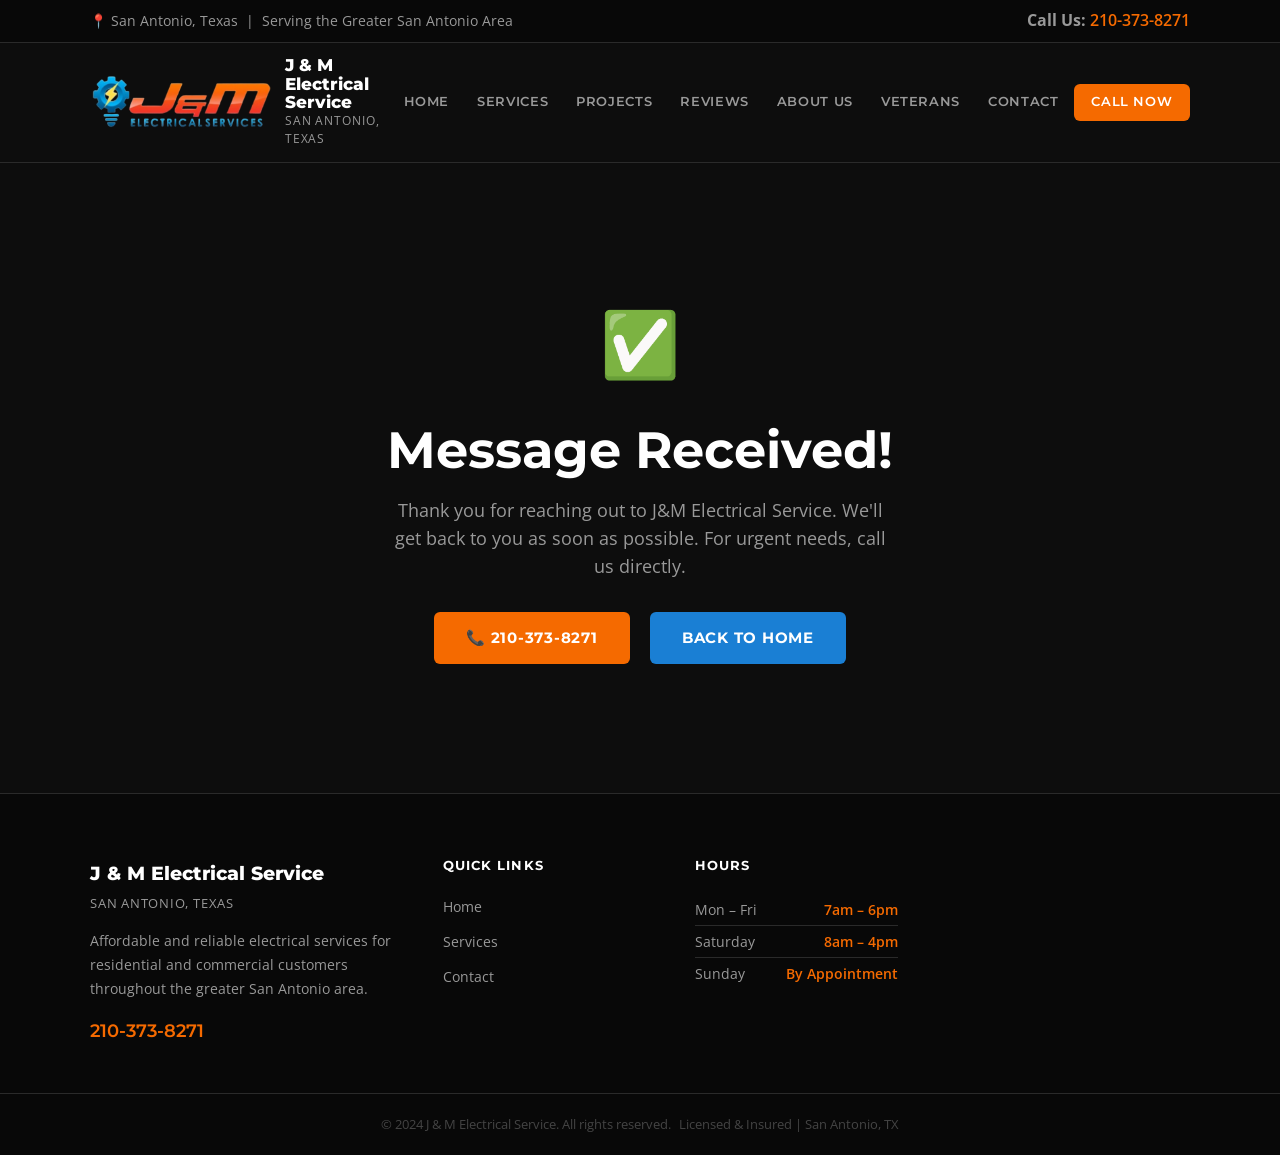
<file: thank-you.html>
<!DOCTYPE html>
<html lang="en">
<head>
  <meta charset="UTF-8" />
  <meta name="viewport" content="width=device-width, initial-scale=1.0" />
  <title>Message Sent | J&M Electrical Service</title>
  <meta name="robots" content="noindex, nofollow" />
  <link rel="preconnect" href="https://fonts.googleapis.com" />
  <link rel="preconnect" href="https://fonts.gstatic.com" crossorigin />
  <link href="https://fonts.googleapis.com/css2?family=Montserrat:wght@700;800&family=Open+Sans:wght@400;600&display=swap" rel="stylesheet" />
  <link rel="icon" href="favicon.svg" type="image/svg+xml" />
  <link rel="stylesheet" href="css/style.css" />
</head>
<body>

  <div class="top-bar">
    <div class="container">
      <span>📍 San Antonio, Texas &nbsp;|&nbsp; Serving the Greater San Antonio Area</span>
      <span class="top-bar-phone">Call Us: <a href="tel:2103738271">210-373-8271</a></span>
    </div>
  </div>

  <nav class="navbar">
    <div class="container">
      <a href="index.html" class="nav-logo">
        <img src="assets/jm-electrical-srvs-logo.png" alt="J&M Electrical Service Logo" />
        <div class="nav-logo-text">
          <span class="name">J &amp; M Electrical Service</span>
          <span class="tagline">San Antonio, Texas</span>
        </div>
      </a>
      <div class="hamburger"><span></span><span></span><span></span></div>
      <div class="nav-links">
        <a href="index.html">Home</a>
        <a href="services.html">Services</a>
        <a href="projects.html">Projects</a>
        <a href="reviews.html">Reviews</a>
        <a href="about.html">About Us</a>
        <a href="veterans.html">Veterans</a>
        <a href="contact.html">Contact</a>
        <a href="tel:2103738271" class="btn btn-orange">Call Now</a>
      </div>
    </div>
  </nav>

  <section style="min-height:70vh;display:flex;align-items:center;justify-content:center;text-align:center;padding:4rem 1rem;">
    <div>
      <div style="font-size:4rem;margin-bottom:1.5rem;">✅</div>
      <h1 style="color:var(--white);margin-bottom:1rem;">Message Received!</h1>
      <p style="color:var(--text-muted);font-size:1.1rem;max-width:500px;margin:0 auto 2rem;">
        Thank you for reaching out to J&amp;M Electrical Service. We'll get back to you as soon as possible. For urgent needs, call us directly.
      </p>
      <a href="tel:2103738271" class="btn btn-orange" style="margin-right:1rem;">&#128222; 210-373-8271</a>
      <a href="index.html" class="btn btn-blue">Back to Home</a>
    </div>
  </section>

  <footer>
    <div class="container">
      <div class="footer-main">
        <div class="footer-brand">
          <div class="name">J &amp; M Electrical Service</div>
          <div class="tagline">San Antonio, Texas</div>
          <p>Affordable and reliable electrical services for residential and commercial customers throughout the greater San Antonio area.</p>
          <a href="tel:2103738271" class="footer-phone">210-373-8271</a>
        </div>
        <div class="footer-col">
          <h4>Quick Links</h4>
          <ul>
            <li><a href="index.html">Home</a></li>
            <li><a href="services.html">Services</a></li>
            <li><a href="contact.html">Contact</a></li>
          </ul>
        </div>
        <div class="footer-col">
          <h4>Hours</h4>
          <div class="hours-item"><span class="day">Mon – Fri</span><span class="time">7am – 6pm</span></div>
          <div class="hours-item"><span class="day">Saturday</span><span class="time">8am – 4pm</span></div>
          <div class="hours-item"><span class="day">Sunday</span><span class="time">By Appointment</span></div>
        </div>
      </div>
    </div>
    <div class="footer-bottom">
      <div class="container" style="display:flex;justify-content:space-between;align-items:center;flex-wrap:wrap;gap:0.5rem;">
        <span>&copy; 2024 J &amp; M Electrical Service. All rights reserved.</span>
        <span>Licensed &amp; Insured | San Antonio, TX</span>
      </div>
    </div>
  </footer>

  <script src="js/main.js"></script>
</body>
</html>
</file>
<file: css/style.css>
/* ===== RESET & BASE ===== */
*, *::before, *::after { box-sizing: border-box; margin: 0; padding: 0; }

:root {
  --bg:          #0d0d0d;
  --bg-card:     #161616;
  --bg-section:  #111111;
  --bg-elevated: #1e1e1e;
  --orange:      #f56a00;
  --orange-hover:#d45c00;
  --blue:        #1a7fd4;
  --blue-hover:  #1568b0;
  --white:       #ffffff;
  --text:        #e8e8e8;
  --text-muted:  #999999;
  --border:      #2a2a2a;
  --shadow:      0 4px 24px rgba(0,0,0,0.5);
  --radius:      6px;
}

html { scroll-behavior: smooth; }

body {
  font-family: 'Open Sans', sans-serif;
  color: var(--text);
  background: var(--bg);
  line-height: 1.6;
}

img { max-width: 100%; display: block; }
a  { text-decoration: none; color: inherit; }
ul { list-style: none; }

/* ===== TYPOGRAPHY ===== */
h1, h2, h3, h4 {
  font-family: 'Montserrat', sans-serif;
  font-weight: 700;
  line-height: 1.2;
  color: var(--white);
}
h1 { font-size: clamp(2rem, 5vw, 3.2rem); }
h2 { font-size: clamp(1.6rem, 3vw, 2.2rem); }
h3 { font-size: 1.2rem; }

/* ===== PHONE LINKS — always visible & clickable (excludes buttons) ===== */
a[href^="tel"]:not(.btn) {
  color: var(--orange);
  font-weight: 600;
}
a[href^="tel"]:not(.btn):hover { color: var(--orange-hover); }

/* ===== UTILITIES ===== */
.container { max-width: 1140px; margin: 0 auto; padding: 0 1.25rem; }
.section    { padding: 5rem 0; }
.section-title {
  text-align: center;
  margin-bottom: 0.75rem;
  color: var(--white);
}
.section-subtitle {
  text-align: center;
  color: var(--text-muted);
  margin-bottom: 3rem;
  font-size: 1.05rem;
}
.divider {
  width: 60px; height: 4px;
  background: var(--orange);
  margin: 0.75rem auto 1rem;
  border-radius: 2px;
}

/* ===== BUTTONS ===== */
.btn {
  display: inline-block;
  padding: 0.85rem 2rem;
  border-radius: var(--radius);
  font-family: 'Montserrat', sans-serif;
  font-weight: 700;
  font-size: 0.95rem;
  letter-spacing: 0.05em;
  text-transform: uppercase;
  cursor: pointer;
  border: none;
  transition: background 0.2s, transform 0.15s;
}
.btn-orange {
  background: var(--orange);
  color: var(--white);
}
.btn-orange:hover { background: var(--orange-hover); transform: translateY(-2px); }

.btn-blue {
  background: var(--blue);
  color: var(--white);
}
.btn-blue:hover { background: var(--blue-hover); transform: translateY(-2px); }

.btn-outline-orange {
  background: transparent;
  color: var(--orange);
  border: 2px solid var(--orange);
}
.btn-outline-orange:hover { background: var(--orange); color: var(--white); }

.btn-outline-white {
  background: transparent;
  color: var(--white);
  border: 2px solid var(--white);
}
.btn-outline-white:hover { background: var(--white); color: var(--bg); }

/* ===== TOP BAR ===== */
.top-bar {
  background: #080808;
  color: var(--text-muted);
  font-size: 0.85rem;
  padding: 0.5rem 0;
  border-bottom: 1px solid var(--border);
}
.top-bar .container {
  display: flex;
  justify-content: space-between;
  align-items: center;
  flex-wrap: wrap;
  gap: 0.5rem;
}
.top-bar a { color: var(--text-muted); }
.top-bar a:hover { color: var(--orange); }
.top-bar-phone { font-weight: 700; font-size: 1rem; }
.top-bar-phone a { color: var(--orange); }

/* ===== NAVBAR ===== */
.navbar {
  background: #0d0d0d;
  border-bottom: 1px solid var(--border);
  position: sticky;
  top: 0;
  z-index: 1000;
}
.navbar .container {
  display: flex;
  align-items: center;
  justify-content: space-between;
  padding-top: 0.85rem;
  padding-bottom: 0.85rem;
}
.nav-logo {
  display: flex;
  align-items: center;
  gap: 0.75rem;
}
.nav-logo img { height: 56px; width: auto; }
.nav-logo-text { display: flex; flex-direction: column; }
.nav-logo-text .name {
  font-family: 'Montserrat', sans-serif;
  font-weight: 800;
  font-size: 1.05rem;
  color: var(--white);
  line-height: 1.1;
}
.nav-logo-text .tagline {
  font-size: 0.72rem;
  color: var(--text-muted);
  letter-spacing: 0.08em;
  text-transform: uppercase;
}
.nav-links {
  display: flex;
  align-items: center;
  gap: 0.15rem;
}
.nav-links a {
  padding: 0.5rem 0.8rem;
  font-family: 'Montserrat', sans-serif;
  font-weight: 600;
  font-size: 0.8rem;
  letter-spacing: 0.05em;
  text-transform: uppercase;
  color: var(--text-muted);
  border-radius: var(--radius);
  transition: color 0.2s, background 0.2s;
  white-space: nowrap;
}
.nav-links a:hover,
.nav-links a.active { color: var(--white); background: var(--bg-elevated); }
.nav-links .btn-orange {
  padding: 0.5rem 1.1rem;
  font-size: 0.8rem;
  color: var(--white);
}

/* Hamburger */
.hamburger {
  display: none;
  flex-direction: column;
  gap: 5px;
  cursor: pointer;
  padding: 0.5rem;
}
.hamburger span {
  width: 26px; height: 3px;
  background: var(--white);
  border-radius: 2px;
  transition: all 0.3s;
}
.hamburger.open span:nth-child(1) { transform: translateY(8px) rotate(45deg); }
.hamburger.open span:nth-child(2) { opacity: 0; }
.hamburger.open span:nth-child(3) { transform: translateY(-8px) rotate(-45deg); }

/* ===== HERO ===== */
.hero {
  position: relative;
  min-height: 88vh;
  display: flex;
  flex-direction: column;
  justify-content: center;
  background: var(--bg);
  overflow: hidden;
  padding-top: 3rem;
  padding-bottom: 110px; /* leave room for the stats bar */
}
.hero-video {
  position: absolute; inset: 0;
  width: 100%; height: 100%;
  object-fit: cover;
  opacity: 0.90;
  z-index: 0;
}
.hero::after {
  content: '';
  position: absolute; inset: 0;
  background: linear-gradient(to right, rgba(0,0,0,0.45) 30%, rgba(0,0,0,0.05) 100%);
}
.hero-content {
  position: relative;
  z-index: 1;
  max-width: 680px;
}
.hero-badge {
  display: inline-block;
  background: var(--orange);
  color: var(--white);
  font-size: 0.78rem;
  font-weight: 700;
  letter-spacing: 0.1em;
  text-transform: uppercase;
  padding: 0.35rem 1rem;
  border-radius: 50px;
  margin-bottom: 1.25rem;
}
.hero h1 { color: var(--white); margin-bottom: 1rem; }
.hero h1 span { color: var(--orange); }
.hero p {
  color: rgba(255,255,255,0.75);
  font-size: 1.15rem;
  margin-bottom: 2rem;
  max-width: 560px;
}
.hero-btns { display: flex; gap: 1rem; flex-wrap: wrap; }

.hero-stats {
  position: absolute;
  bottom: 0; left: 0; right: 0;
  background: #161616;
  border-top: 3px solid var(--orange);
  z-index: 2;
}
.hero-stats .container {
  display: grid;
  grid-template-columns: repeat(3, 1fr);
  text-align: center;
  padding-top: 1.5rem;
  padding-bottom: 1.5rem;
  gap: 1rem;
}
.stat-num {
  display: block;
  font-family: 'Montserrat', sans-serif;
  font-size: 2rem;
  font-weight: 800;
  color: var(--orange);
}
.stat-label {
  font-size: 0.82rem;
  color: var(--text-muted);
  text-transform: uppercase;
  letter-spacing: 0.06em;
}

/* ===== SERVICES OVERVIEW ===== */
.services-section {
  background: linear-gradient(rgba(0,0,0,0.82), rgba(0,0,0,0.82)),
              url('../assets/light-bulb-background.jpg') center/cover no-repeat;
}
.services-grid {
  display: grid;
  grid-template-columns: repeat(auto-fit, minmax(280px, 1fr));
  gap: 1.5rem;
}
.service-card {
  background: var(--bg-card);
  border-radius: var(--radius);
  padding: 2rem;
  box-shadow: var(--shadow);
  border-top: 4px solid var(--orange);
  transition: transform 0.2s, border-color 0.2s;
}
.service-card:hover { transform: translateY(-4px); border-color: var(--blue); }
.service-icon { font-size: 2.5rem; margin-bottom: 1rem; }
.service-card h3 { color: var(--white); margin-bottom: 0.75rem; }
.service-card ul { color: var(--text-muted); font-size: 0.9rem; }
.service-card ul li {
  padding: 0.3rem 0;
  border-bottom: 1px solid var(--border);
}
.service-card ul li:last-child { border-bottom: none; }
.service-card ul li::before { content: "✓ "; color: var(--orange); font-weight: 700; }

.services-note {
  text-align: center;
  margin-top: 2.5rem;
  padding: 1.25rem 2rem;
  background: var(--bg-card);
  border-radius: var(--radius);
  border: 1px solid var(--border);
  color: var(--text-muted);
  font-size: 0.95rem;
}
.services-note strong { color: var(--white); }

/* ===== WHY CHOOSE US ===== */
.why-section { background: var(--bg); border-top: 1px solid var(--border); border-bottom: 1px solid var(--border); }
.why-grid {
  display: grid;
  grid-template-columns: repeat(auto-fit, minmax(220px, 1fr));
  gap: 2rem;
  text-align: center;
}
.why-item .icon { font-size: 2.8rem; margin-bottom: 1rem; }
.why-item h3 { color: var(--orange); margin-bottom: 0.5rem; }
.why-item p { color: var(--text-muted); font-size: 0.92rem; }

/* ===== REVIEWS ===== */
.reviews-section { background: var(--bg-section); }
.reviews-grid {
  display: grid;
  grid-template-columns: repeat(auto-fit, minmax(280px, 1fr));
  gap: 1.5rem;
}
.review-card {
  background: var(--bg-card);
  border-radius: var(--radius);
  padding: 1.75rem;
  border-left: 4px solid var(--blue);
  box-shadow: var(--shadow);
}
.review-stars { color: var(--orange); font-size: 1.1rem; margin-bottom: 0.75rem; }
.review-text {
  font-style: italic;
  color: var(--text-muted);
  margin-bottom: 1rem;
  font-size: 0.95rem;
  line-height: 1.65;
}
.review-author {
  font-weight: 700;
  color: var(--blue);
  font-size: 0.88rem;
  text-transform: uppercase;
  letter-spacing: 0.05em;
}
.reviews-cta { text-align: center; margin-top: 2.5rem; }

/* ===== ABOUT PREVIEW ===== */
.about-section { background: var(--bg); }
.about-grid {
  display: grid;
  grid-template-columns: 1fr 1fr;
  gap: 4rem;
  align-items: center;
}
.about-img-placeholder {
  width: 100%; height: 400px;
  background: var(--bg-card);
  border: 1px solid var(--border);
  border-radius: var(--radius);
  display: flex;
  align-items: center;
  justify-content: center;
  font-size: 5rem;
}
.about-badge {
  position: absolute;
  bottom: 1.5rem; right: -1.5rem;
  background: var(--orange);
  color: var(--white);
  padding: 1.25rem 1.5rem;
  border-radius: var(--radius);
  text-align: center;
  box-shadow: var(--shadow);
}
.about-badge .num {
  font-family: 'Montserrat', sans-serif;
  font-size: 2rem;
  font-weight: 800;
  line-height: 1;
}
.about-badge .lbl { font-size: 0.75rem; text-transform: uppercase; letter-spacing: 0.06em; }
.about-content h2 { color: var(--white); margin-bottom: 1rem; }
.about-content p { color: var(--text-muted); margin-bottom: 1rem; }

/* ===== PROJECTS ===== */
.projects-section { background: var(--bg-section); }
.projects-grid {
  display: grid;
  grid-template-columns: repeat(auto-fill, minmax(280px, 1fr));
  gap: 1rem;
}
.project-card {
  border-radius: var(--radius);
  overflow: hidden;
  box-shadow: var(--shadow);
  position: relative;
  aspect-ratio: 4/3;
  background: var(--bg-card);
  border: 1px solid var(--border);
}
.project-card img { width: 100%; height: 100%; object-fit: cover; transition: transform 0.3s; }
.project-card:hover img { transform: scale(1.05); }
.project-card .overlay {
  position: absolute; inset: 0;
  background: rgba(245,106,0,0.75);
  display: flex;
  align-items: center;
  justify-content: center;
  opacity: 0;
  transition: opacity 0.3s;
}
.project-card:hover .overlay { opacity: 1; }
.project-card .overlay span {
  color: var(--white);
  font-family: 'Montserrat', sans-serif;
  font-weight: 700;
  font-size: 0.9rem;
  letter-spacing: 0.05em;
  text-transform: uppercase;
}
.project-placeholder {
  width: 100%; height: 100%;
  display: flex;
  align-items: center;
  justify-content: center;
  flex-direction: column;
  gap: 0.5rem;
  color: var(--text-muted);
  font-size: 0.85rem;
  font-family: 'Montserrat', sans-serif;
}
.project-placeholder span { font-size: 2.5rem; }
.projects-cta { text-align: center; margin-top: 2rem; }

/* ===== VETERANS ===== */
.veterans-section {
  background: var(--bg-card);
  border-top: 1px solid var(--border);
  border-bottom: 1px solid var(--border);
  text-align: center;
}
.veterans-icon { font-size: 4rem; margin-bottom: 1rem; }
.veterans-section p {
  color: var(--text-muted);
  max-width: 600px;
  margin: 0 auto 2rem;
  font-size: 1.05rem;
}

/* ===== CTA BANNER ===== */
.cta-section {
  background: var(--orange);
  text-align: center;
  padding: 4rem 0;
}
.cta-section h2 { color: var(--white); margin-bottom: 0.75rem; }
.cta-section p { color: rgba(255,255,255,0.9); margin-bottom: 1.75rem; font-size: 1.05rem; }

/* ===== PAGE HERO (inner pages) ===== */
.page-hero {
  background: var(--bg-card);
  border-bottom: 1px solid var(--border);
  padding: 5rem 0 3rem;
  text-align: center;
}
.page-hero h1 { color: var(--white); margin-bottom: 0.75rem; }
.page-hero p { color: var(--text-muted); font-size: 1.05rem; max-width: 600px; margin: 0 auto; }
.breadcrumb {
  display: flex;
  justify-content: center;
  gap: 0.5rem;
  font-size: 0.82rem;
  color: var(--text-muted);
  margin-bottom: 1rem;
  text-transform: uppercase;
  letter-spacing: 0.06em;
}
.breadcrumb a { color: var(--orange); }
.breadcrumb span { color: var(--border); }

/* ===== SERVICES FULL PAGE ===== */
.services-full .category-header {
  display: flex;
  align-items: center;
  gap: 1rem;
  margin-bottom: 1.5rem;
}
.services-full .category-header h2 { color: var(--white); font-size: 1.6rem; }
.services-full .category-tag {
  background: var(--orange);
  color: var(--white);
  font-size: 0.72rem;
  font-weight: 700;
  letter-spacing: 0.08em;
  text-transform: uppercase;
  padding: 0.25rem 0.75rem;
  border-radius: 50px;
}
.services-list {
  display: grid;
  grid-template-columns: repeat(auto-fill, minmax(240px, 1fr));
  gap: 1rem;
  margin-bottom: 3rem;
}
.service-item {
  background: var(--bg-card);
  border: 1px solid var(--border);
  border-radius: var(--radius);
  padding: 1.25rem;
  display: flex;
  align-items: flex-start;
  gap: 0.75rem;
  transition: border-color 0.2s;
}
.service-item:hover { border-color: var(--orange); }
.service-item .si-icon { font-size: 1.5rem; flex-shrink: 0; }
.service-item .si-text strong { display: block; color: var(--white); font-size: 0.92rem; margin-bottom: 0.2rem; }
.service-item .si-text span { font-size: 0.82rem; color: var(--text-muted); }

/* ===== REVIEWS FULL PAGE ===== */
.reviews-full-grid {
  display: grid;
  grid-template-columns: repeat(auto-fill, minmax(300px, 1fr));
  gap: 1.5rem;
}

/* ===== VETERANS INDEX SECTION ===== */
.veterans-inner {
  display: grid;
  grid-template-columns: 1fr 1fr;
  gap: 4rem;
  align-items: center;
}
.veterans-img {
  border-radius: var(--radius);
  overflow: hidden;
  box-shadow: var(--shadow);
  border: 1px solid var(--border);
}
.veterans-img img { width: 100%; display: block; }
.veterans-text .veterans-icon { font-size: 3rem; margin-bottom: 0.75rem; }
.veterans-text p { color: var(--text-muted); margin-top: 0.5rem; }

/* ===== VETERANS PAGE ===== */
.veterans-page-hero {
  position: relative;
  border-bottom: 1px solid var(--border);
  padding: 7rem 0 5rem;
  text-align: center;
  overflow: hidden;
  background: #0a1225;
}
.veterans-hero-bg {
  position: absolute; inset: 0;
  background-image: url('../assets/veterans-discount.jpg');
  background-size: cover;
  background-position: center top;
  opacity: 0.30;
}
.veterans-page-hero::after {
  content: '';
  position: absolute; inset: 0;
  background: linear-gradient(to bottom, rgba(10,18,37,0.55) 0%, rgba(10,18,37,0.80) 100%);
}
.veterans-page-hero h1 { color: var(--white); margin-bottom: 1rem; }
.veterans-page-hero p { color: rgba(255,255,255,0.85); max-width: 620px; margin: 0 auto 1.5rem; }
.veterans-benefits {
  display: grid;
  grid-template-columns: repeat(auto-fit, minmax(260px, 1fr));
  gap: 1.5rem;
  margin-top: 3rem;
}
.benefit-card {
  background: var(--bg-card);
  border: 1px solid var(--border);
  border-radius: var(--radius);
  padding: 2rem;
  text-align: center;
  border-top: 4px solid var(--blue);
}
.benefit-card .icon { font-size: 2.5rem; margin-bottom: 1rem; }
.benefit-card h3 { color: var(--white); margin-bottom: 0.5rem; }
.benefit-card p { color: var(--text-muted); font-size: 0.92rem; }

/* ===== ABOUT IMAGE ===== */
.about-img {
  border-radius: var(--radius);
  overflow: hidden;
  box-shadow: var(--shadow);
  border: 1px solid var(--border);
}
.about-img img {
  width: 100%;
  height: 100%;
  object-fit: cover;
  display: block;
}

/* ===== ABOUT FULL PAGE ===== */
.about-full-grid {
  display: grid;
  grid-template-columns: 1fr 1fr;
  gap: 4rem;
  align-items: start;
  margin-bottom: 4rem;
}
.team-section { background: var(--bg-section); }
.values-grid {
  display: grid;
  grid-template-columns: repeat(auto-fit, minmax(220px, 1fr));
  gap: 1.5rem;
}
.value-card {
  background: var(--bg-card);
  border: 1px solid var(--border);
  border-radius: var(--radius);
  padding: 1.75rem;
  text-align: center;
}
.value-card .icon { font-size: 2rem; margin-bottom: 0.75rem; }
.value-card h3 { color: var(--orange); margin-bottom: 0.5rem; }
.value-card p { color: var(--text-muted); font-size: 0.9rem; }

/* ===== CONTACT PAGE ===== */
.contact-grid {
  display: grid;
  grid-template-columns: 1fr 1.4fr;
  gap: 3rem;
  align-items: start;
}
.contact-info-card {
  background: var(--bg-card);
  border: 1px solid var(--border);
  border-radius: var(--radius);
  padding: 2rem;
}
.contact-info-card h3 { color: var(--white); margin-bottom: 1.5rem; }
.contact-item {
  display: flex;
  align-items: flex-start;
  gap: 1rem;
  margin-bottom: 1.5rem;
}
.contact-item .ci-icon { font-size: 1.5rem; flex-shrink: 0; }
.contact-item .ci-text strong { display: block; color: var(--white); margin-bottom: 0.25rem; }
.contact-item .ci-text span,
.contact-item .ci-text a { color: var(--text-muted); font-size: 0.95rem; }
.contact-item .ci-text a:hover { color: var(--orange); }
.contact-form-card {
  background: var(--bg-card);
  border: 1px solid var(--border);
  border-radius: var(--radius);
  padding: 2.5rem;
  box-shadow: var(--shadow);
}
.contact-form-card h3 { color: var(--white); margin-bottom: 1.5rem; }
.form-group { margin-bottom: 1.25rem; }
.form-group label {
  display: block;
  font-weight: 600;
  font-size: 0.82rem;
  color: var(--text-muted);
  margin-bottom: 0.4rem;
  text-transform: uppercase;
  letter-spacing: 0.04em;
}
.form-group input,
.form-group select,
.form-group textarea {
  width: 100%;
  padding: 0.75rem 1rem;
  border: 1.5px solid var(--border);
  border-radius: var(--radius);
  font-family: 'Open Sans', sans-serif;
  font-size: 0.95rem;
  color: var(--text);
  background: var(--bg-elevated);
  transition: border-color 0.2s;
}
.form-group input:focus,
.form-group select:focus,
.form-group textarea:focus { outline: none; border-color: var(--orange); }
.form-group select option { background: var(--bg-elevated); }
.form-group textarea { resize: vertical; min-height: 130px; }
.form-row { display: grid; grid-template-columns: 1fr 1fr; gap: 1rem; }

/* ===== PROJECTS GALLERY PAGE ===== */
.gallery-filter {
  display: flex;
  justify-content: center;
  gap: 0.75rem;
  flex-wrap: wrap;
  margin-bottom: 2.5rem;
}
.filter-btn {
  padding: 0.5rem 1.25rem;
  border: 1.5px solid var(--border);
  background: var(--bg-card);
  border-radius: 50px;
  font-family: 'Montserrat', sans-serif;
  font-weight: 700;
  font-size: 0.82rem;
  text-transform: uppercase;
  letter-spacing: 0.05em;
  cursor: pointer;
  color: var(--text-muted);
  transition: all 0.2s;
}
.filter-btn.active,
.filter-btn:hover { border-color: var(--orange); color: var(--orange); }
.projects-large-grid {
  display: grid;
  grid-template-columns: repeat(auto-fill, minmax(300px, 1fr));
  gap: 1.25rem;
}
.proj-card {
  border-radius: var(--radius);
  overflow: hidden;
  box-shadow: var(--shadow);
  background: var(--bg-card);
  border: 1px solid var(--border);
  position: relative;
  aspect-ratio: 4/3;
}
.proj-card img { width: 100%; height: 100%; object-fit: cover; transition: transform 0.3s; }
.proj-card:hover img { transform: scale(1.05); }
.proj-overlay {
  position: absolute; inset: 0;
  background: linear-gradient(to top, rgba(0,0,0,0.9) 0%, transparent 60%);
  display: flex;
  align-items: flex-end;
  padding: 1.25rem;
  opacity: 0;
  transition: opacity 0.3s;
}
.proj-card:hover .proj-overlay { opacity: 1; }
.proj-info .proj-title {
  color: var(--white);
  font-family: 'Montserrat', sans-serif;
  font-weight: 700;
  font-size: 0.95rem;
}
.proj-info .proj-tag {
  display: inline-block;
  background: var(--orange);
  color: var(--white);
  font-size: 0.7rem;
  font-weight: 700;
  letter-spacing: 0.06em;
  text-transform: uppercase;
  padding: 0.2rem 0.6rem;
  border-radius: 50px;
  margin-bottom: 0.35rem;
}
.proj-placeholder-card {
  width: 100%; height: 100%;
  display: flex;
  flex-direction: column;
  align-items: center;
  justify-content: center;
  gap: 0.5rem;
  color: var(--text-muted);
  font-size: 0.85rem;
  font-family: 'Montserrat', sans-serif;
  font-weight: 600;
  letter-spacing: 0.04em;
}
.proj-placeholder-card span { font-size: 2.5rem; }

/* ===== RATING SUMMARY ===== */
.rating-summary {
  display: inline-flex;
  align-items: center;
  gap: 2rem;
  background: var(--bg-card);
  border: 1px solid var(--border);
  padding: 2rem 3rem;
  border-radius: var(--radius);
  box-shadow: var(--shadow);
  flex-wrap: wrap;
  justify-content: center;
}
.rating-num {
  font-size: 3.5rem;
  font-weight: 800;
  font-family: 'Montserrat', sans-serif;
  color: var(--white);
  line-height: 1;
}
.rating-stars { color: var(--orange); font-size: 1.5rem; margin: 0.25rem 0; }
.rating-label { font-size: 0.82rem; color: var(--text-muted); text-transform: uppercase; letter-spacing: 0.06em; }
.rating-divider { border-left: 1px solid var(--border); padding-left: 2rem; }
.rating-stat { font-size: 2rem; font-weight: 800; font-family: 'Montserrat', sans-serif; }

/* ===== FOOTER ===== */
footer {
  background: #080808;
  border-top: 1px solid var(--border);
  color: var(--text-muted);
}
.footer-main {
  display: grid;
  grid-template-columns: 1.5fr 1fr 1fr 1.2fr;
  gap: 3rem;
  padding: 4rem 0 3rem;
}
.footer-brand .name {
  font-family: 'Montserrat', sans-serif;
  font-weight: 800;
  font-size: 1.2rem;
  color: var(--white);
  margin-bottom: 0.25rem;
}
.footer-brand .tagline { font-size: 0.8rem; color: var(--text-muted); text-transform: uppercase; letter-spacing: 0.06em; }
.footer-brand p { margin-top: 1rem; font-size: 0.88rem; line-height: 1.7; }
.footer-brand .footer-phone {
  display: inline-block;
  margin-top: 1rem;
  color: var(--orange);
  font-family: 'Montserrat', sans-serif;
  font-weight: 700;
  font-size: 1.1rem;
}
.footer-col h4 {
  color: var(--white);
  font-family: 'Montserrat', sans-serif;
  font-size: 0.82rem;
  text-transform: uppercase;
  letter-spacing: 0.08em;
  margin-bottom: 1.25rem;
}
.footer-col ul li { margin-bottom: 0.6rem; }
.footer-col ul li a {
  color: var(--text-muted);
  font-size: 0.88rem;
  transition: color 0.2s;
}
.footer-col ul li a:hover { color: var(--orange); }
.footer-col .hours-item {
  display: flex;
  justify-content: space-between;
  font-size: 0.85rem;
  padding: 0.3rem 0;
  border-bottom: 1px solid var(--border);
}
.footer-col .hours-item:last-child { border-bottom: none; }
.footer-col .hours-item .day { color: var(--text-muted); }
.footer-col .hours-item .time { color: var(--orange); font-weight: 600; }
.footer-bottom {
  border-top: 1px solid var(--border);
  padding: 1.25rem 0;
  display: flex;
  justify-content: space-between;
  align-items: center;
  flex-wrap: wrap;
  gap: 0.5rem;
  font-size: 0.8rem;
  color: #444;
}
.footer-bottom a { color: #555; }
.footer-bottom a:hover { color: var(--orange); }

/* ===== SCROLL TO TOP ===== */
#scrollTop {
  position: fixed;
  bottom: 2rem; right: 2rem;
  background: var(--orange);
  color: var(--white);
  width: 44px; height: 44px;
  border: none;
  border-radius: 50%;
  font-size: 1.2rem;
  cursor: pointer;
  box-shadow: 0 4px 15px rgba(245,106,0,0.4);
  opacity: 0;
  pointer-events: none;
  transition: opacity 0.3s;
  z-index: 999;
}
#scrollTop.visible { opacity: 1; pointer-events: auto; }

/* ===== RESPONSIVE ===== */
@media (max-width: 900px) {
  .about-grid,
  .about-full-grid,
  .contact-grid,
  .veterans-inner { grid-template-columns: 1fr; }
  .about-badge { right: 1rem; }
  .footer-main { grid-template-columns: 1fr 1fr; }
}

@media (max-width: 700px) {
  .hero-stats .container { grid-template-columns: 1fr 1fr; }
  .nav-links {
    display: none;
    flex-direction: column;
    position: absolute;
    top: 100%; left: 0; right: 0;
    background: #0d0d0d;
    padding: 1rem;
    border-bottom: 1px solid var(--border);
    gap: 0;
  }
  .nav-links.open { display: flex; }
  .nav-links a { padding: 0.75rem 1rem; border-radius: 0; border-bottom: 1px solid var(--border); }
  .hamburger { display: flex; }
  .footer-main { grid-template-columns: 1fr; }
  .form-row { grid-template-columns: 1fr; }
}

@media (max-width: 480px) {
  .hero-stats .container { grid-template-columns: 1fr; }
  .hero-btns { flex-direction: column; }
  .rating-summary { flex-direction: column; gap: 1.5rem; }
  .rating-divider { border-left: none; border-top: 1px solid var(--border); padding-left: 0; padding-top: 1.5rem; }
}
</file>
